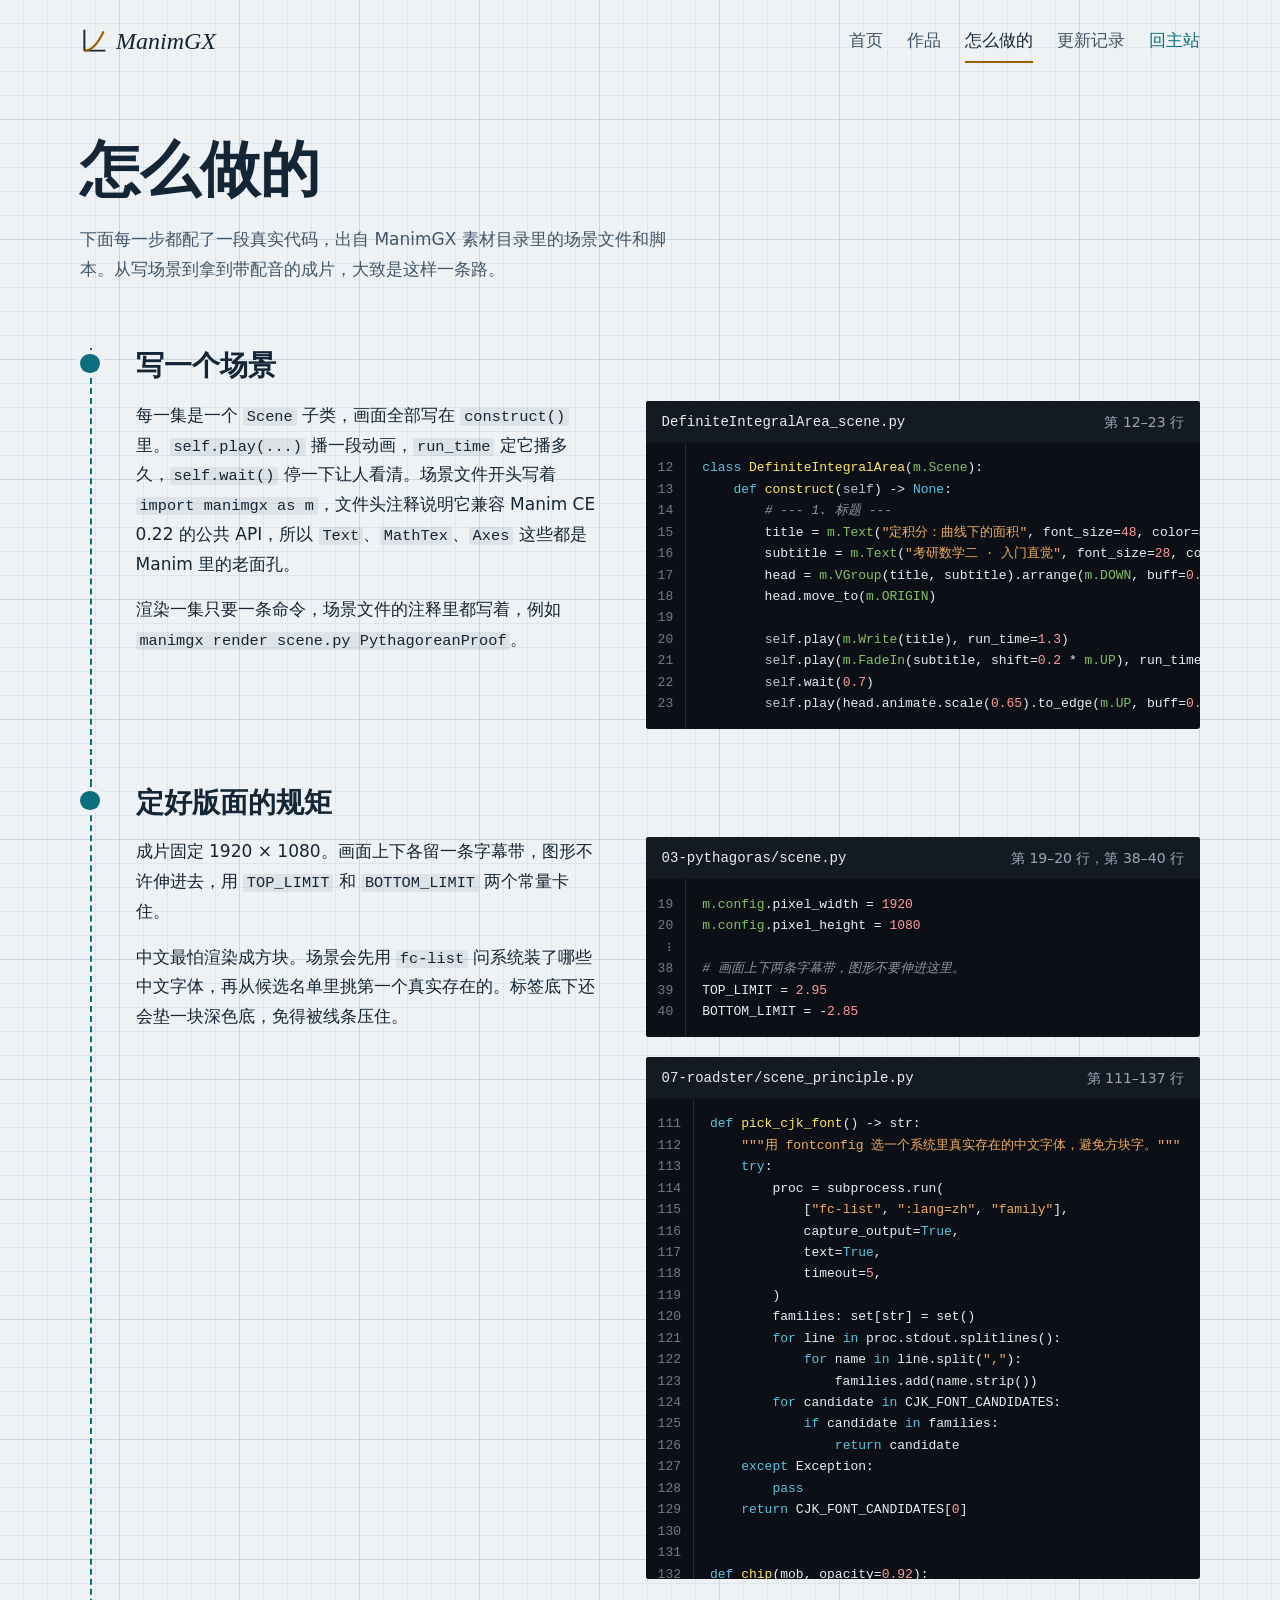
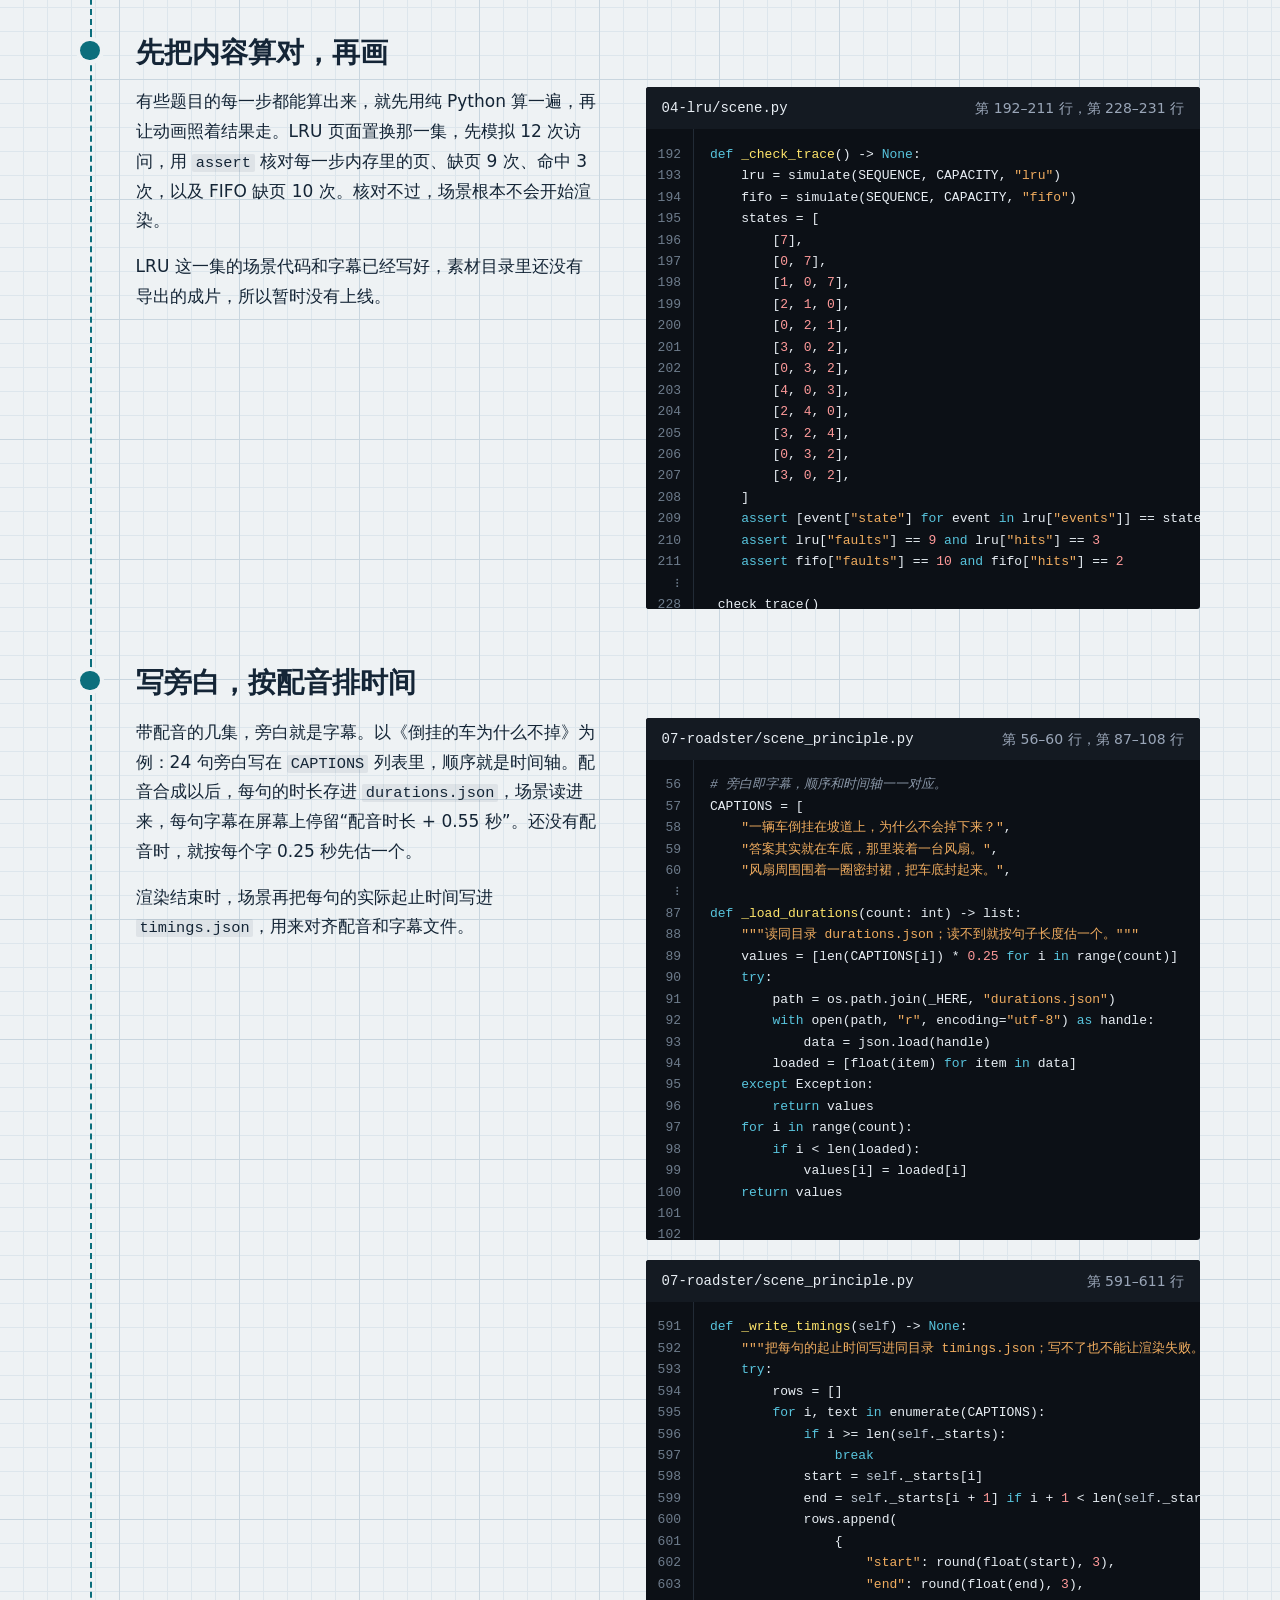
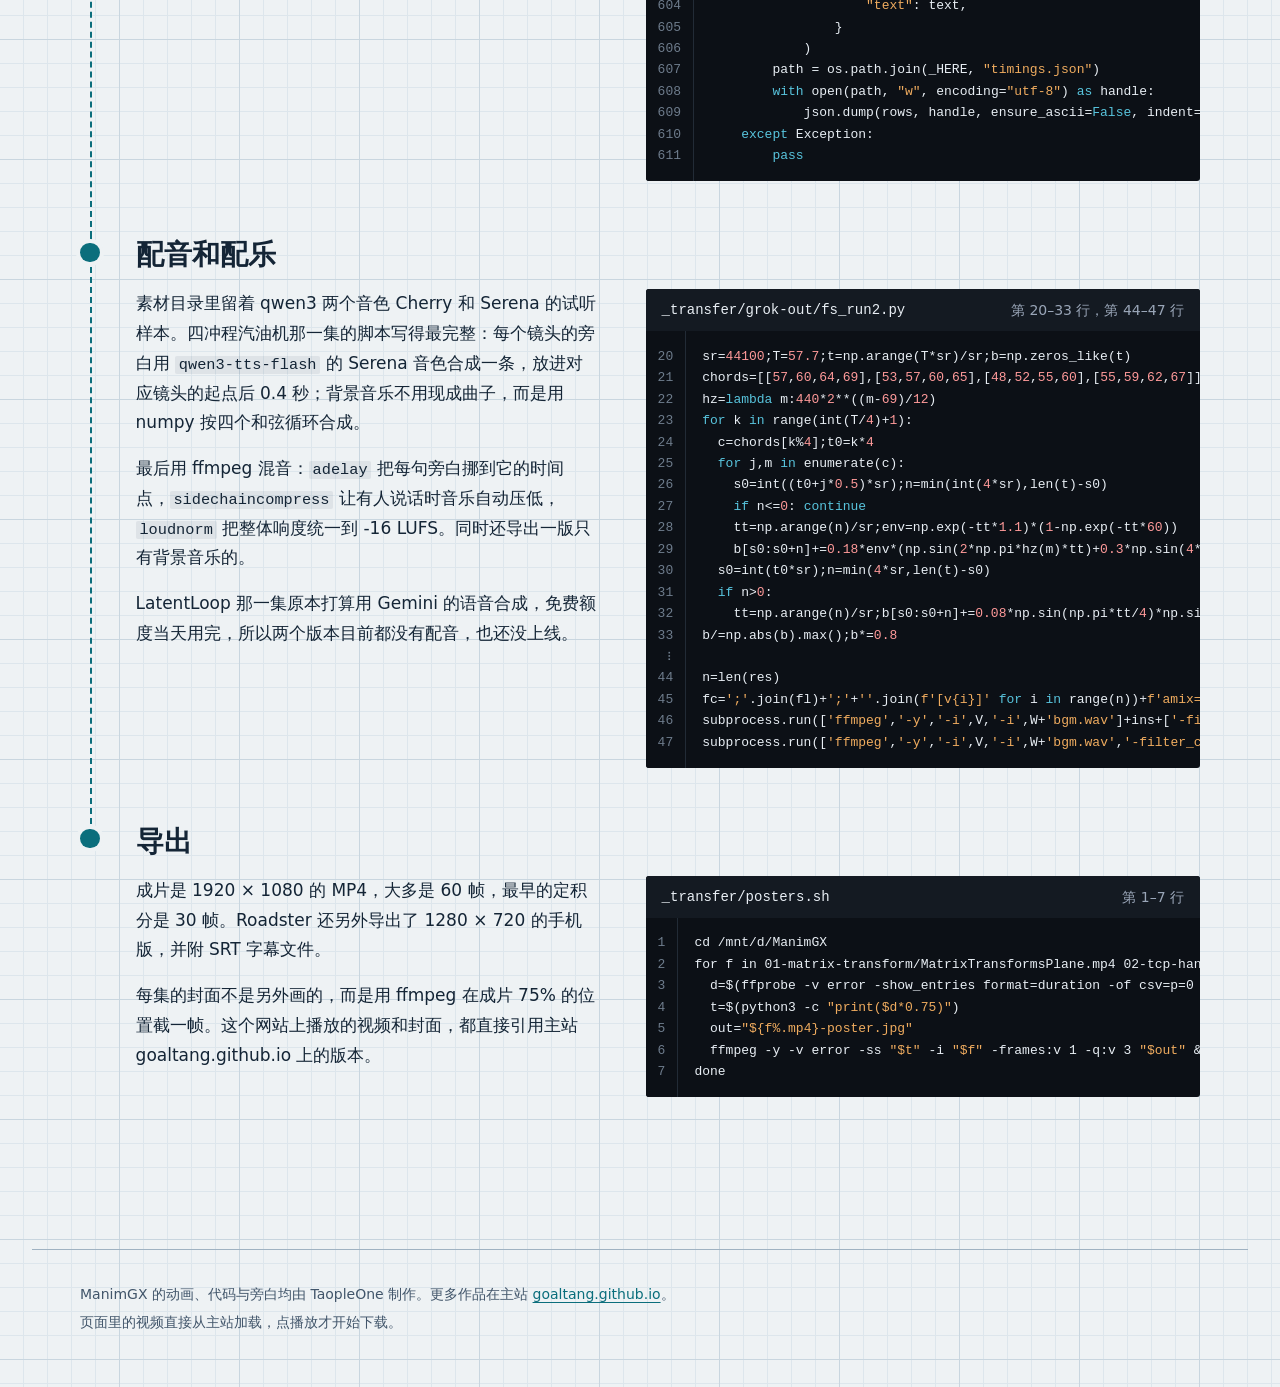
<file: how.html>
<!doctype html>
<html lang="zh-CN">
<head>
<meta charset="utf-8">
<meta name="viewport" content="width=device-width, initial-scale=1">
<title>怎么做的 - ManimGX</title>
<meta name="description" content="ManimGX 的制作流程：Manim 场景代码、旁白与配音、混音和导出，每一步都附真实代码。">
<meta name="author" content="TaopleOne">
<meta name="theme-color" content="#EEF2F4">
<link rel="canonical" href="https://goaltang.github.io/manimgx/how.html">
<meta property="og:type" content="website">
<meta property="og:title" content="怎么做的 - ManimGX">
<meta property="og:description" content="ManimGX 的制作流程：Manim 场景代码、旁白与配音、混音和导出，每一步都附真实代码。">
<meta property="og:url" content="https://goaltang.github.io/manimgx/how.html">
<meta property="og:image" content="https://goaltang.github.io/covers/definite-integral.jpg">
<link rel="icon" href="assets/favicon.svg" type="image/svg+xml">
<link rel="stylesheet" href="assets/style.css">
</head>
<body>
<a class="skip" href="#main">跳到正文</a>
<header class="site-head">
  <a class="brand" href="index.html"><svg class="mark" viewBox="0 0 32 32" aria-hidden="true" focusable="false">
  <path d="M5 27H29M5 27V3" fill="none" stroke="currentColor" stroke-width="2.2"/>
  <path d="M5 27Q17 27 27 5" fill="none" stroke="var(--gold)" stroke-width="2.6"/>
</svg><span>ManimGX</span></a>
  <nav aria-label="站内导航">
    <ul><li><a href="index.html">首页</a></li><li><a href="works.html">作品</a></li><li><a href="how.html" aria-current="page">怎么做的</a></li><li><a href="log.html">更新记录</a></li><li><a class="home-link" href="https://goaltang.github.io/">回主站</a></li></ul>
  </nav>
</header>
<main id="main">
<section class="page-intro">
  <h1>怎么做的</h1>
  <p>下面每一步都配了一段真实代码，出自 ManimGX 素材目录里的场景文件和脚本。从写场景到拿到带配音的成片，大致是这样一条路。</p>
</section>

<ol class="steps">
<li class="step">
  <h2>写一个场景</h2>
  <div class="step-body">
    <div class="prose">
      <p>每一集是一个 <code>Scene</code> 子类，画面全部写在 <code>construct()</code> 里。<code>self.play(...)</code> 播一段动画，<code>run_time</code> 定它播多久，<code>self.wait()</code> 停一下让人看清。场景文件开头写着 <code>import manimgx as m</code>，文件头注释说明它兼容 Manim CE 0.22 的公共 API，所以 <code>Text</code>、<code>MathTex</code>、<code>Axes</code> 这些都是 Manim 里的老面孔。</p>
      <p>渲染一集只要一条命令，场景文件的注释里都写着，例如 <code>manimgx render scene.py PythagoreanProof</code>。</p>
    </div>
    <div class="codes">
    <figure class="code" data-lang="python">
  <figcaption><span class="code-file">DefiniteIntegralArea_scene.py</span><span class="code-range">第 12–23 行</span></figcaption>
  <div class="code-scroll" tabindex="0" role="region" aria-label="定积分场景的开头：DefiniteIntegralArea_scene.py 第 12–23 行">
    <pre class="code-gutter" aria-hidden="true">12
13
14
15
16
17
18
19
20
21
22
23</pre>
    <pre class="code-body"><code><span class="k">class</span> <span class="d">DefiniteIntegralArea</span>(<span class="a">m.Scene</span>):
    <span class="k">def</span> <span class="d">construct</span>(<span class="s-self">self</span>) -&gt; <span class="k">None</span>:
        <span class="c"># --- 1. 标题 ---</span>
        title = <span class="a">m.Text</span>(<span class="s">&quot;定积分：曲线下的面积&quot;</span>, font_size=<span class="n">48</span>, color=<span class="a">m.WHITE</span>)
        subtitle = <span class="a">m.Text</span>(<span class="s">&quot;考研数学二 · 入门直觉&quot;</span>, font_size=<span class="n">28</span>, color=<span class="a">m.GREY_B</span>)
        head = <span class="a">m.VGroup</span>(title, subtitle).arrange(<span class="a">m.DOWN</span>, buff=<span class="n">0.22</span>)
        head.move_to(<span class="a">m.ORIGIN</span>)

        <span class="s-self">self</span>.play(<span class="a">m.Write</span>(title), run_time=<span class="n">1.3</span>)
        <span class="s-self">self</span>.play(<span class="a">m.FadeIn</span>(subtitle, shift=<span class="n">0.2</span> * <span class="a">m.UP</span>), run_time=<span class="n">0.7</span>)
        <span class="s-self">self</span>.wait(<span class="n">0.7</span>)
        <span class="s-self">self</span>.play(head.animate.scale(<span class="n">0.65</span>).to_edge(<span class="a">m.UP</span>, buff=<span class="n">0.18</span>), run_time=<span class="n">0.8</span>)</code></pre>
  </div>
</figure>
    </div>
  </div>
</li>

<li class="step">
  <h2>定好版面的规矩</h2>
  <div class="step-body">
    <div class="prose">
      <p>成片固定 1920 × 1080。画面上下各留一条字幕带，图形不许伸进去，用 <code>TOP_LIMIT</code> 和 <code>BOTTOM_LIMIT</code> 两个常量卡住。</p>
      <p>中文最怕渲染成方块。场景会先用 <code>fc-list</code> 问系统装了哪些中文字体，再从候选名单里挑第一个真实存在的。标签底下还会垫一块深色底，免得被线条压住。</p>
    </div>
    <div class="codes">
    <figure class="code" data-lang="python">
  <figcaption><span class="code-file">03-pythagoras/scene.py</span><span class="code-range">第 19–20 行，第 38–40 行</span></figcaption>
  <div class="code-scroll" tabindex="0" role="region" aria-label="勾股定理场景的版面设置：scene.py 第 19–20 行，第 38–40 行">
    <pre class="code-gutter" aria-hidden="true">19
20
⋮
38
39
40</pre>
    <pre class="code-body"><code><span class="a">m.config</span>.pixel_width = <span class="n">1920</span>
<span class="a">m.config</span>.pixel_height = <span class="n">1080</span>

<span class="c"># 画面上下两条字幕带，图形不要伸进这里。</span>
TOP_LIMIT = <span class="n">2.95</span>
BOTTOM_LIMIT = -<span class="n">2.85</span></code></pre>
  </div>
</figure>
    <figure class="code" data-lang="python">
  <figcaption><span class="code-file">07-roadster/scene_principle.py</span><span class="code-range">第 111–137 行</span></figcaption>
  <div class="code-scroll" tabindex="0" role="region" aria-label="Roadster 场景的字体挑选与标签底色：scene_principle.py 第 111–137 行">
    <pre class="code-gutter" aria-hidden="true">111
112
113
114
115
116
117
118
119
120
121
122
123
124
125
126
127
128
129
130
131
132
133
134
135
136
137</pre>
    <pre class="code-body"><code><span class="k">def</span> <span class="d">pick_cjk_font</span>() -&gt; str:
    <span class="s">&quot;&quot;&quot;用 fontconfig 选一个系统里真实存在的中文字体，避免方块字。&quot;&quot;&quot;</span>
    <span class="k">try</span>:
        proc = subprocess.run(
            [<span class="s">&quot;fc-list&quot;</span>, <span class="s">&quot;:lang=zh&quot;</span>, <span class="s">&quot;family&quot;</span>],
            capture_output=<span class="k">True</span>,
            text=<span class="k">True</span>,
            timeout=<span class="n">5</span>,
        )
        families: set[str] = set()
        <span class="k">for</span> line <span class="k">in</span> proc.stdout.splitlines():
            <span class="k">for</span> name <span class="k">in</span> line.split(<span class="s">&quot;,&quot;</span>):
                families.add(name.strip())
        <span class="k">for</span> candidate <span class="k">in</span> CJK_FONT_CANDIDATES:
            <span class="k">if</span> candidate <span class="k">in</span> families:
                <span class="k">return</span> candidate
    <span class="k">except</span> Exception:
        <span class="k">pass</span>
    <span class="k">return</span> CJK_FONT_CANDIDATES[<span class="n">0</span>]


<span class="k">def</span> <span class="d">chip</span>(mob, opacity=<span class="n">0.92</span>):
    <span class="s">&quot;&quot;&quot;给标签垫一块深色底，避免被线条压住。&quot;&quot;&quot;</span>
    mob.add_background_rectangle(color=<span class="s">&quot;#10141c&quot;</span>, opacity=opacity, buff=<span class="n">0.06</span>)
    mob.set_z_index(<span class="n">8</span>, family=<span class="k">True</span>)
    <span class="k">return</span> mob
</code></pre>
  </div>
</figure>
    </div>
  </div>
</li>

<li class="step">
  <h2>先把内容算对，再画</h2>
  <div class="step-body">
    <div class="prose">
      <p>有些题目的每一步都能算出来，就先用纯 Python 算一遍，再让动画照着结果走。LRU 页面置换那一集，先模拟 12 次访问，用 <code>assert</code> 核对每一步内存里的页、缺页 9 次、命中 3 次，以及 FIFO 缺页 10 次。核对不过，场景根本不会开始渲染。</p>
      <p>LRU 这一集的场景代码和字幕已经写好，素材目录里还没有导出的成片，所以暂时没有上线。</p>
    </div>
    <div class="codes">
    <figure class="code" data-lang="python">
  <figcaption><span class="code-file">04-lru/scene.py</span><span class="code-range">第 192–211 行，第 228–231 行</span></figcaption>
  <div class="code-scroll" tabindex="0" role="region" aria-label="LRU 场景里的模拟与核对：scene.py 第 192–211 行，第 228–231 行">
    <pre class="code-gutter" aria-hidden="true">192
193
194
195
196
197
198
199
200
201
202
203
204
205
206
207
208
209
210
211
⋮
228
229
230
231</pre>
    <pre class="code-body"><code><span class="k">def</span> <span class="d">_check_trace</span>() -&gt; <span class="k">None</span>:
    lru = simulate(SEQUENCE, CAPACITY, <span class="s">&quot;lru&quot;</span>)
    fifo = simulate(SEQUENCE, CAPACITY, <span class="s">&quot;fifo&quot;</span>)
    states = [
        [<span class="n">7</span>],
        [<span class="n">0</span>, <span class="n">7</span>],
        [<span class="n">1</span>, <span class="n">0</span>, <span class="n">7</span>],
        [<span class="n">2</span>, <span class="n">1</span>, <span class="n">0</span>],
        [<span class="n">0</span>, <span class="n">2</span>, <span class="n">1</span>],
        [<span class="n">3</span>, <span class="n">0</span>, <span class="n">2</span>],
        [<span class="n">0</span>, <span class="n">3</span>, <span class="n">2</span>],
        [<span class="n">4</span>, <span class="n">0</span>, <span class="n">3</span>],
        [<span class="n">2</span>, <span class="n">4</span>, <span class="n">0</span>],
        [<span class="n">3</span>, <span class="n">2</span>, <span class="n">4</span>],
        [<span class="n">0</span>, <span class="n">3</span>, <span class="n">2</span>],
        [<span class="n">3</span>, <span class="n">0</span>, <span class="n">2</span>],
    ]
    <span class="k">assert</span> [event[<span class="s">&quot;state&quot;</span>] <span class="k">for</span> event <span class="k">in</span> lru[<span class="s">&quot;events&quot;</span>]] == states
    <span class="k">assert</span> lru[<span class="s">&quot;faults&quot;</span>] == <span class="n">9</span> <span class="k">and</span> lru[<span class="s">&quot;hits&quot;</span>] == <span class="n">3</span>
    <span class="k">assert</span> fifo[<span class="s">&quot;faults&quot;</span>] == <span class="n">10</span> <span class="k">and</span> fifo[<span class="s">&quot;hits&quot;</span>] == <span class="n">2</span>

_check_trace()
LRU = simulate(SEQUENCE, CAPACITY, <span class="s">&quot;lru&quot;</span>)
FIFO = simulate(SEQUENCE, CAPACITY, <span class="s">&quot;fifo&quot;</span>)
CAPTIONS = [describe(i, event) <span class="k">for</span> i, event <span class="k">in</span> enumerate(LRU[<span class="s">&quot;events&quot;</span>])]</code></pre>
  </div>
</figure>
    </div>
  </div>
</li>

<li class="step">
  <h2>写旁白，按配音排时间</h2>
  <div class="step-body">
    <div class="prose">
      <p>带配音的几集，旁白就是字幕。以《倒挂的车为什么不掉》为例：24 句旁白写在 <code>CAPTIONS</code> 列表里，顺序就是时间轴。配音合成以后，每句的时长存进 <code>durations.json</code>，场景读进来，每句字幕在屏幕上停留“配音时长 + 0.55 秒”。还没有配音时，就按每个字 0.25 秒先估一个。</p>
      <p>渲染结束时，场景再把每句的实际起止时间写进 <code>timings.json</code>，用来对齐配音和字幕文件。</p>
    </div>
    <div class="codes">
    <figure class="code" data-lang="python">
  <figcaption><span class="code-file">07-roadster/scene_principle.py</span><span class="code-range">第 56–60 行，第 87–108 行</span></figcaption>
  <div class="code-scroll" tabindex="0" role="region" aria-label="Roadster 场景的旁白列表与停留时间：scene_principle.py 第 56–60 行，第 87–108 行">
    <pre class="code-gutter" aria-hidden="true">56
57
58
59
60
⋮
87
88
89
90
91
92
93
94
95
96
97
98
99
100
101
102
103
104
105
106
107
108</pre>
    <pre class="code-body"><code><span class="c"># 旁白即字幕，顺序和时间轴一一对应。</span>
CAPTIONS = [
    <span class="s">&quot;一辆车倒挂在坡道上，为什么不会掉下来？&quot;</span>,
    <span class="s">&quot;答案其实就在车底，那里装着一台风扇。&quot;</span>,
    <span class="s">&quot;风扇周围围着一圈密封裙，把车底封起来。&quot;</span>,

<span class="k">def</span> <span class="d">_load_durations</span>(count: int) -&gt; list:
    <span class="s">&quot;&quot;&quot;读同目录 durations.json；读不到就按句子长度估一个。&quot;&quot;&quot;</span>
    values = [len(CAPTIONS[i]) * <span class="n">0.25</span> <span class="k">for</span> i <span class="k">in</span> range(count)]
    <span class="k">try</span>:
        path = os.path.join(_HERE, <span class="s">&quot;durations.json&quot;</span>)
        <span class="k">with</span> open(path, <span class="s">&quot;r&quot;</span>, encoding=<span class="s">&quot;utf-8&quot;</span>) <span class="k">as</span> handle:
            data = json.load(handle)
        loaded = [float(item) <span class="k">for</span> item <span class="k">in</span> data]
    <span class="k">except</span> Exception:
        <span class="k">return</span> values
    <span class="k">for</span> i <span class="k">in</span> range(count):
        <span class="k">if</span> i &lt; len(loaded):
            values[i] = loaded[i]
    <span class="k">return</span> values


DURATIONS = _load_durations(len(CAPTIONS))


<span class="k">def</span> <span class="d">slot</span>(index: int) -&gt; float:
    <span class="s">&quot;&quot;&quot;第 index 句字幕的停留时间：配音时长 + 0.55 秒余量。&quot;&quot;&quot;</span>
    <span class="k">return</span> DURATIONS[index] + <span class="n">0.55</span></code></pre>
  </div>
</figure>
    <figure class="code" data-lang="python">
  <figcaption><span class="code-file">07-roadster/scene_principle.py</span><span class="code-range">第 591–611 行</span></figcaption>
  <div class="code-scroll" tabindex="0" role="region" aria-label="Roadster 场景写出每句起止时间：scene_principle.py 第 591–611 行">
    <pre class="code-gutter" aria-hidden="true">591
592
593
594
595
596
597
598
599
600
601
602
603
604
605
606
607
608
609
610
611</pre>
    <pre class="code-body"><code><span class="k">def</span> <span class="d">_write_timings</span>(<span class="s-self">self</span>) -&gt; <span class="k">None</span>:
    <span class="s">&quot;&quot;&quot;把每句的起止时间写进同目录 timings.json；写不了也不能让渲染失败。&quot;&quot;&quot;</span>
    <span class="k">try</span>:
        rows = []
        <span class="k">for</span> i, text <span class="k">in</span> enumerate(CAPTIONS):
            <span class="k">if</span> i &gt;= len(<span class="s-self">self</span>._starts):
                <span class="k">break</span>
            start = <span class="s-self">self</span>._starts[i]
            end = <span class="s-self">self</span>._starts[i + <span class="n">1</span>] <span class="k">if</span> i + <span class="n">1</span> &lt; len(<span class="s-self">self</span>._starts) <span class="k">else</span> <span class="s-self">self</span>._now()
            rows.append(
                {
                    <span class="s">&quot;start&quot;</span>: round(float(start), <span class="n">3</span>),
                    <span class="s">&quot;end&quot;</span>: round(float(end), <span class="n">3</span>),
                    <span class="s">&quot;text&quot;</span>: text,
                }
            )
        path = os.path.join(_HERE, <span class="s">&quot;timings.json&quot;</span>)
        <span class="k">with</span> open(path, <span class="s">&quot;w&quot;</span>, encoding=<span class="s">&quot;utf-8&quot;</span>) <span class="k">as</span> handle:
            json.dump(rows, handle, ensure_ascii=<span class="k">False</span>, indent=<span class="n">1</span>)
    <span class="k">except</span> Exception:
        <span class="k">pass</span></code></pre>
  </div>
</figure>
    </div>
  </div>
</li>

<li class="step">
  <h2>配音和配乐</h2>
  <div class="step-body">
    <div class="prose">
      <p>素材目录里留着 qwen3 两个音色 Cherry 和 Serena 的试听样本。四冲程汽油机那一集的脚本写得最完整：每个镜头的旁白用 <code>qwen3-tts-flash</code> 的 Serena 音色合成一条，放进对应镜头的起点后 0.4 秒；背景音乐不用现成曲子，而是用 numpy 按四个和弦循环合成。</p>
      <p>最后用 ffmpeg 混音：<code>adelay</code> 把每句旁白挪到它的时间点，<code>sidechaincompress</code> 让有人说话时音乐自动压低，<code>loudnorm</code> 把整体响度统一到 -16 LUFS。同时还导出一版只有背景音乐的。</p>
      <p>LatentLoop 那一集原本打算用 Gemini 的语音合成，免费额度当天用完，所以两个版本目前都没有配音，也还没上线。</p>
    </div>
    <div class="codes">
    <figure class="code" data-lang="python">
  <figcaption><span class="code-file">_transfer/grok-out/fs_run2.py</span><span class="code-range">第 20–33 行，第 44–47 行</span></figcaption>
  <div class="code-scroll" tabindex="0" role="region" aria-label="四冲程的背景音乐与混音：fs_run2.py 第 20–33 行，第 44–47 行">
    <pre class="code-gutter" aria-hidden="true">20
21
22
23
24
25
26
27
28
29
30
31
32
33
⋮
44
45
46
47</pre>
    <pre class="code-body"><code>sr=<span class="n">44100</span>;T=<span class="n">57.7</span>;t=np.arange(T*sr)/sr;b=np.zeros_like(t)
chords=[[<span class="n">57</span>,<span class="n">60</span>,<span class="n">64</span>,<span class="n">69</span>],[<span class="n">53</span>,<span class="n">57</span>,<span class="n">60</span>,<span class="n">65</span>],[<span class="n">48</span>,<span class="n">52</span>,<span class="n">55</span>,<span class="n">60</span>],[<span class="n">55</span>,<span class="n">59</span>,<span class="n">62</span>,<span class="n">67</span>]]
hz=<span class="k">lambda</span> m:<span class="n">440</span>*<span class="n">2</span>**((m-<span class="n">69</span>)/<span class="n">12</span>)
<span class="k">for</span> k <span class="k">in</span> range(int(T/<span class="n">4</span>)+<span class="n">1</span>):
  c=chords[k%<span class="n">4</span>];t0=k*<span class="n">4</span>
  <span class="k">for</span> j,m <span class="k">in</span> enumerate(c):
    s0=int((t0+j*<span class="n">0.5</span>)*sr);n=min(int(<span class="n">4</span>*sr),len(t)-s0)
    <span class="k">if</span> n&lt;=<span class="n">0</span>: <span class="k">continue</span>
    tt=np.arange(n)/sr;env=np.exp(-tt*<span class="n">1.1</span>)*(<span class="n">1</span>-np.exp(-tt*<span class="n">60</span>))
    b[s0:s0+n]+=<span class="n">0.18</span>*env*(np.sin(<span class="n">2</span>*np.pi*hz(m)*tt)+<span class="n">0.3</span>*np.sin(<span class="n">4</span>*np.pi*hz(m)*tt))
  s0=int(t0*sr);n=min(<span class="n">4</span>*sr,len(t)-s0)
  <span class="k">if</span> n&gt;<span class="n">0</span>:
    tt=np.arange(n)/sr;b[s0:s0+n]+=<span class="n">0.08</span>*np.sin(np.pi*tt/<span class="n">4</span>)*np.sin(<span class="n">2</span>*np.pi*hz(c[<span class="n">0</span>]-<span class="n">12</span>)*tt)
b/=np.abs(b).max();b*=<span class="n">0.8</span>

n=len(res)
fc=<span class="s">&#x27;;&#x27;</span>.join(fl)+<span class="s">&#x27;;&#x27;</span>+<span class="s">&#x27;&#x27;</span>.join(<span class="s">f&#x27;[v{i}]&#x27;</span> <span class="k">for</span> i <span class="k">in</span> range(n))+<span class="s">f&#x27;amix=inputs={n}:normalize=0,apad,atrim=0:57.7,asplit[vo][sc];[1:a]volume=-14dB,afade=t=in:d=2,afade=t=out:st=54.7:d=3[bg];[bg][sc]sidechaincompress=threshold=0.03:ratio=4:attack=50:release=600[bgd];[vo][bgd]amix=inputs=2:normalize=0,loudnorm=I=-16:TP=-1.5,aresample=44100[a]&#x27;</span>
subprocess.run([<span class="s">&#x27;ffmpeg&#x27;</span>,<span class="s">&#x27;-y&#x27;</span>,<span class="s">&#x27;-i&#x27;</span>,V,<span class="s">&#x27;-i&#x27;</span>,W+<span class="s">&#x27;bgm.wav&#x27;</span>]+ins+[<span class="s">&#x27;-filter_complex&#x27;</span>,fc,<span class="s">&#x27;-map&#x27;</span>,<span class="s">&#x27;0:v&#x27;</span>,<span class="s">&#x27;-map&#x27;</span>,<span class="s">&#x27;[a]&#x27;</span>,<span class="s">&#x27;-c:v&#x27;</span>,<span class="s">&#x27;copy&#x27;</span>,<span class="s">&#x27;-c:a&#x27;</span>,<span class="s">&#x27;aac&#x27;</span>,<span class="s">&#x27;-b:a&#x27;</span>,<span class="s">&#x27;192k&#x27;</span>,OUT+<span class="s">&#x27;four-stroke_voiced.mp4&#x27;</span>],check=<span class="k">True</span>,capture_output=<span class="k">True</span>)
subprocess.run([<span class="s">&#x27;ffmpeg&#x27;</span>,<span class="s">&#x27;-y&#x27;</span>,<span class="s">&#x27;-i&#x27;</span>,V,<span class="s">&#x27;-i&#x27;</span>,W+<span class="s">&#x27;bgm.wav&#x27;</span>,<span class="s">&#x27;-filter_complex&#x27;</span>,<span class="s">&#x27;[1:a]volume=-8dB,afade=t=in:d=2,afade=t=out:st=54.7:d=3[a]&#x27;</span>,<span class="s">&#x27;-map&#x27;</span>,<span class="s">&#x27;0:v&#x27;</span>,<span class="s">&#x27;-map&#x27;</span>,<span class="s">&#x27;[a]&#x27;</span>,<span class="s">&#x27;-c:v&#x27;</span>,<span class="s">&#x27;copy&#x27;</span>,<span class="s">&#x27;-c:a&#x27;</span>,<span class="s">&#x27;aac&#x27;</span>,<span class="s">&#x27;-b:a&#x27;</span>,<span class="s">&#x27;192k&#x27;</span>,OUT+<span class="s">&#x27;four-stroke_bgm.mp4&#x27;</span>],check=<span class="k">True</span>,capture_output=<span class="k">True</span>)</code></pre>
  </div>
</figure>
    </div>
  </div>
</li>

<li class="step">
  <h2>导出</h2>
  <div class="step-body">
    <div class="prose">
      <p>成片是 1920 × 1080 的 MP4，大多是 60 帧，最早的定积分是 30 帧。Roadster 还另外导出了 1280 × 720 的手机版，并附 SRT 字幕文件。</p>
      <p>每集的封面不是另外画的，而是用 ffmpeg 在成片 75% 的位置截一帧。这个网站上播放的视频和封面，都直接引用主站 goaltang.github.io 上的版本。</p>
    </div>
    <div class="codes">
    <figure class="code" data-lang="shell">
  <figcaption><span class="code-file">_transfer/posters.sh</span><span class="code-range">第 1–7 行</span></figcaption>
  <div class="code-scroll" tabindex="0" role="region" aria-label="截封面的脚本：posters.sh 第 1–7 行">
    <pre class="code-gutter" aria-hidden="true">1
2
3
4
5
6
7</pre>
    <pre class="code-body"><code>cd /mnt/d/ManimGX
for f in 01-matrix-transform/MatrixTransformsPlane.mp4 02-tcp-handshake/TcpThreeWayHandshake.mp4 03-pythagoras/PythagoreanProof.mp4 05-projectile/ProjectileMotion.mp4 07-roadster/RoadsterPrinciple_voiced.mp4 08-dong-joint/DongForceTransfer.mp4 09-four-stroke/four-stroke_voiced.mp4 DefiniteIntegralArea.mp4; do
  d=$(ffprobe -v error -show_entries format=duration -of csv=p=0 <span class="s">&quot;$f&quot;</span>)
  t=$(python3 -c <span class="s">&quot;print($d*0.75)&quot;</span>)
  out=<span class="s">&quot;${f%.mp4}-poster.jpg&quot;</span>
  ffmpeg -y -v error -ss <span class="s">&quot;$t&quot;</span> -i <span class="s">&quot;$f&quot;</span> -frames:v 1 -q:v 3 <span class="s">&quot;$out&quot;</span> &amp;&amp; echo <span class="s">&quot;$out&quot;</span>
done</code></pre>
  </div>
</figure>
    </div>
  </div>
</li>
</ol>
</main>
<footer class="site-foot">
  <p>ManimGX 的动画、代码与旁白均由 TaopleOne 制作。更多作品在主站 <a href="https://goaltang.github.io/">goaltang.github.io</a>。</p>
  <p class="foot-small">页面里的视频直接从主站加载，点播放才开始下载。</p>
</footer>
<script src="assets/site.js" defer></script>
</body>
</html>
</file>
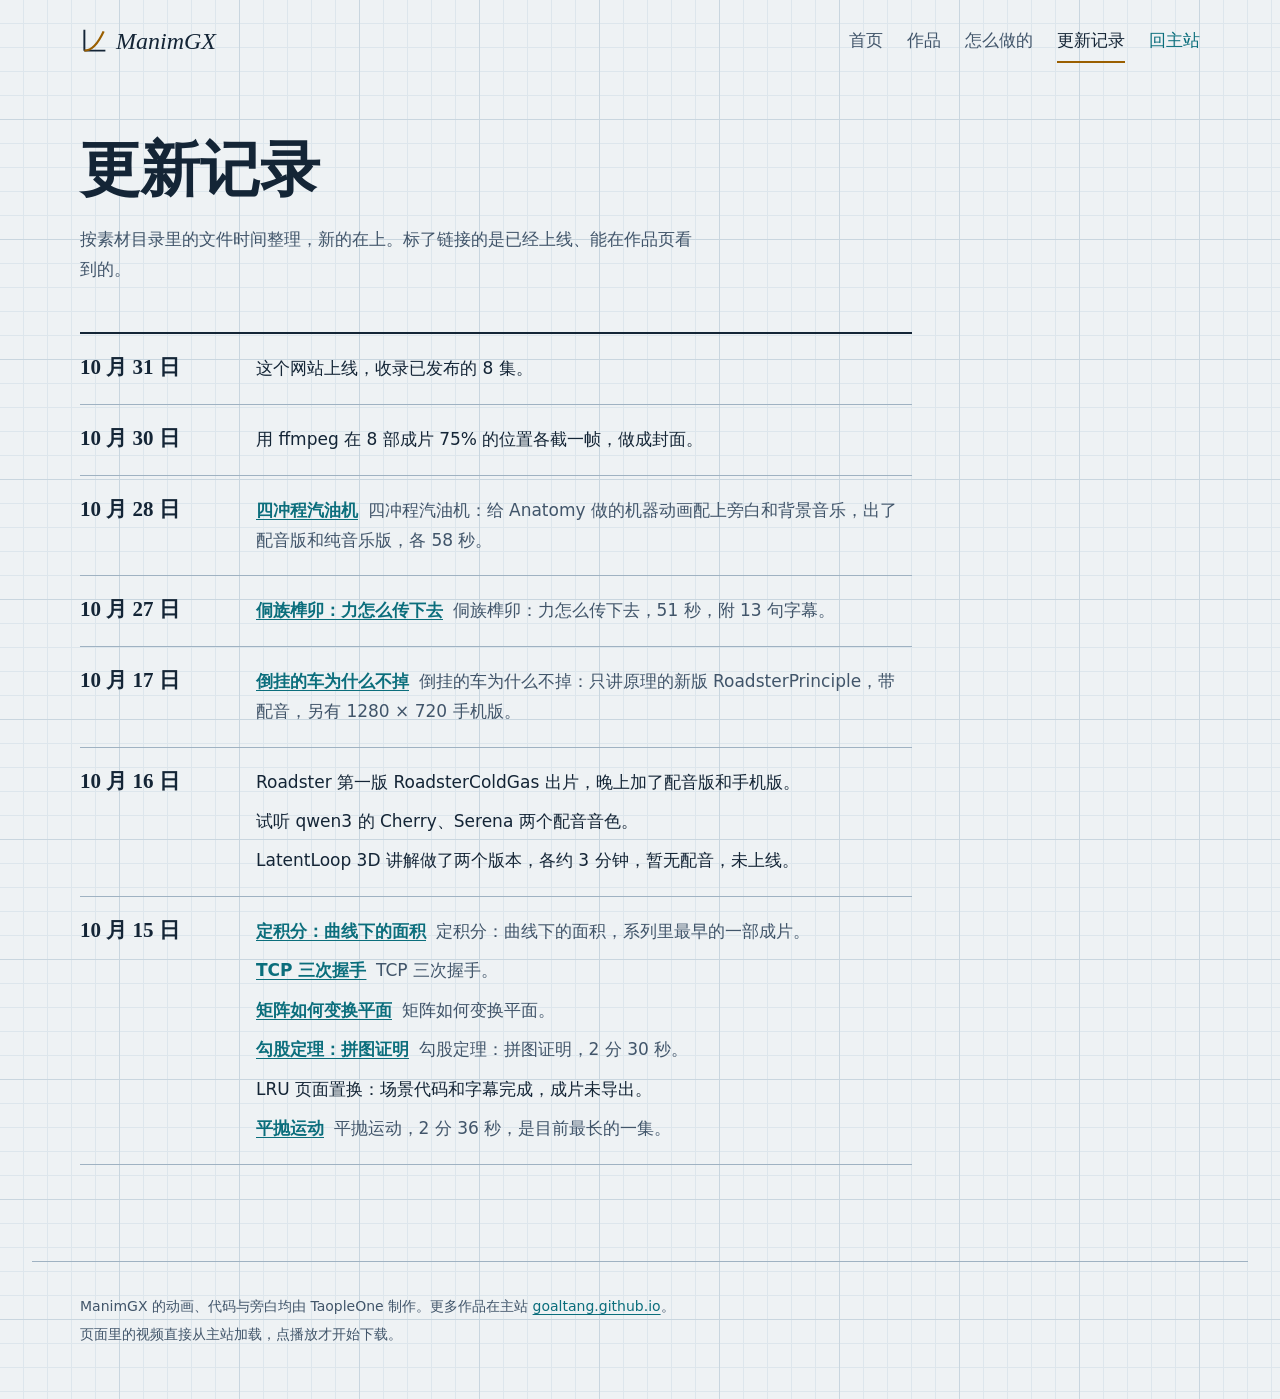
<file: log.html>
<!doctype html>
<html lang="zh-CN">
<head>
<meta charset="utf-8">
<meta name="viewport" content="width=device-width, initial-scale=1">
<title>更新记录 - ManimGX</title>
<meta name="description" content="ManimGX 更新记录：按素材目录的文件时间整理的每一集完成日期。">
<meta name="author" content="TaopleOne">
<meta name="theme-color" content="#EEF2F4">
<link rel="canonical" href="https://goaltang.github.io/manimgx/log.html">
<meta property="og:type" content="website">
<meta property="og:title" content="更新记录 - ManimGX">
<meta property="og:description" content="ManimGX 更新记录：按素材目录的文件时间整理的每一集完成日期。">
<meta property="og:url" content="https://goaltang.github.io/manimgx/log.html">
<meta property="og:image" content="https://goaltang.github.io/covers/definite-integral.jpg">
<link rel="icon" href="assets/favicon.svg" type="image/svg+xml">
<link rel="stylesheet" href="assets/style.css">
</head>
<body>
<a class="skip" href="#main">跳到正文</a>
<header class="site-head">
  <a class="brand" href="index.html"><svg class="mark" viewBox="0 0 32 32" aria-hidden="true" focusable="false">
  <path d="M5 27H29M5 27V3" fill="none" stroke="currentColor" stroke-width="2.2"/>
  <path d="M5 27Q17 27 27 5" fill="none" stroke="var(--gold)" stroke-width="2.6"/>
</svg><span>ManimGX</span></a>
  <nav aria-label="站内导航">
    <ul><li><a href="index.html">首页</a></li><li><a href="works.html">作品</a></li><li><a href="how.html">怎么做的</a></li><li><a href="log.html" aria-current="page">更新记录</a></li><li><a class="home-link" href="https://goaltang.github.io/">回主站</a></li></ul>
  </nav>
</header>
<main id="main">
<section class="page-intro">
  <h1>更新记录</h1>
  <p>按素材目录里的文件时间整理，新的在上。标了链接的是已经上线、能在作品页看到的。</p>
</section>
<ol class="log" reversed>
<li class="day">
  <h2><time datetime="2026-10-31">10 月 31 日</time></h2>
  <ul><li class="plain"><span>这个网站上线，收录已发布的 8 集。</span></li></ul>
</li><li class="day">
  <h2><time datetime="2026-10-30">10 月 30 日</time></h2>
  <ul><li class="plain"><span>用 ffmpeg 在 8 部成片 75% 的位置各截一帧，做成封面。</span></li></ul>
</li><li class="day">
  <h2><time datetime="2026-10-28">10 月 28 日</time></h2>
  <ul><li><a href="works.html#four-stroke">四冲程汽油机</a><span>四冲程汽油机：给 Anatomy 做的机器动画配上旁白和背景音乐，出了配音版和纯音乐版，各 58 秒。</span></li></ul>
</li><li class="day">
  <h2><time datetime="2026-10-27">10 月 27 日</time></h2>
  <ul><li><a href="works.html#dong-force">侗族榫卯：力怎么传下去</a><span>侗族榫卯：力怎么传下去，51 秒，附 13 句字幕。</span></li></ul>
</li><li class="day">
  <h2><time datetime="2026-10-17">10 月 17 日</time></h2>
  <ul><li><a href="works.html#roadster">倒挂的车为什么不掉</a><span>倒挂的车为什么不掉：只讲原理的新版 RoadsterPrinciple，带配音，另有 1280 × 720 手机版。</span></li></ul>
</li><li class="day">
  <h2><time datetime="2026-10-16">10 月 16 日</time></h2>
  <ul><li class="plain"><span>Roadster 第一版 RoadsterColdGas 出片，晚上加了配音版和手机版。</span></li><li class="plain"><span>试听 qwen3 的 Cherry、Serena 两个配音音色。</span></li><li class="plain"><span>LatentLoop 3D 讲解做了两个版本，各约 3 分钟，暂无配音，未上线。</span></li></ul>
</li><li class="day">
  <h2><time datetime="2026-10-15">10 月 15 日</time></h2>
  <ul><li><a href="works.html#definite-integral">定积分：曲线下的面积</a><span>定积分：曲线下的面积，系列里最早的一部成片。</span></li><li><a href="works.html#tcp-handshake">TCP 三次握手</a><span>TCP 三次握手。</span></li><li><a href="works.html#matrix-transform">矩阵如何变换平面</a><span>矩阵如何变换平面。</span></li><li><a href="works.html#pythagoras">勾股定理：拼图证明</a><span>勾股定理：拼图证明，2 分 30 秒。</span></li><li class="plain"><span>LRU 页面置换：场景代码和字幕完成，成片未导出。</span></li><li><a href="works.html#projectile">平抛运动</a><span>平抛运动，2 分 36 秒，是目前最长的一集。</span></li></ul>
</li>
</ol>
</main>
<footer class="site-foot">
  <p>ManimGX 的动画、代码与旁白均由 TaopleOne 制作。更多作品在主站 <a href="https://goaltang.github.io/">goaltang.github.io</a>。</p>
  <p class="foot-small">页面里的视频直接从主站加载，点播放才开始下载。</p>
</footer>
<script src="assets/site.js" defer></script>
</body>
</html>
</file>
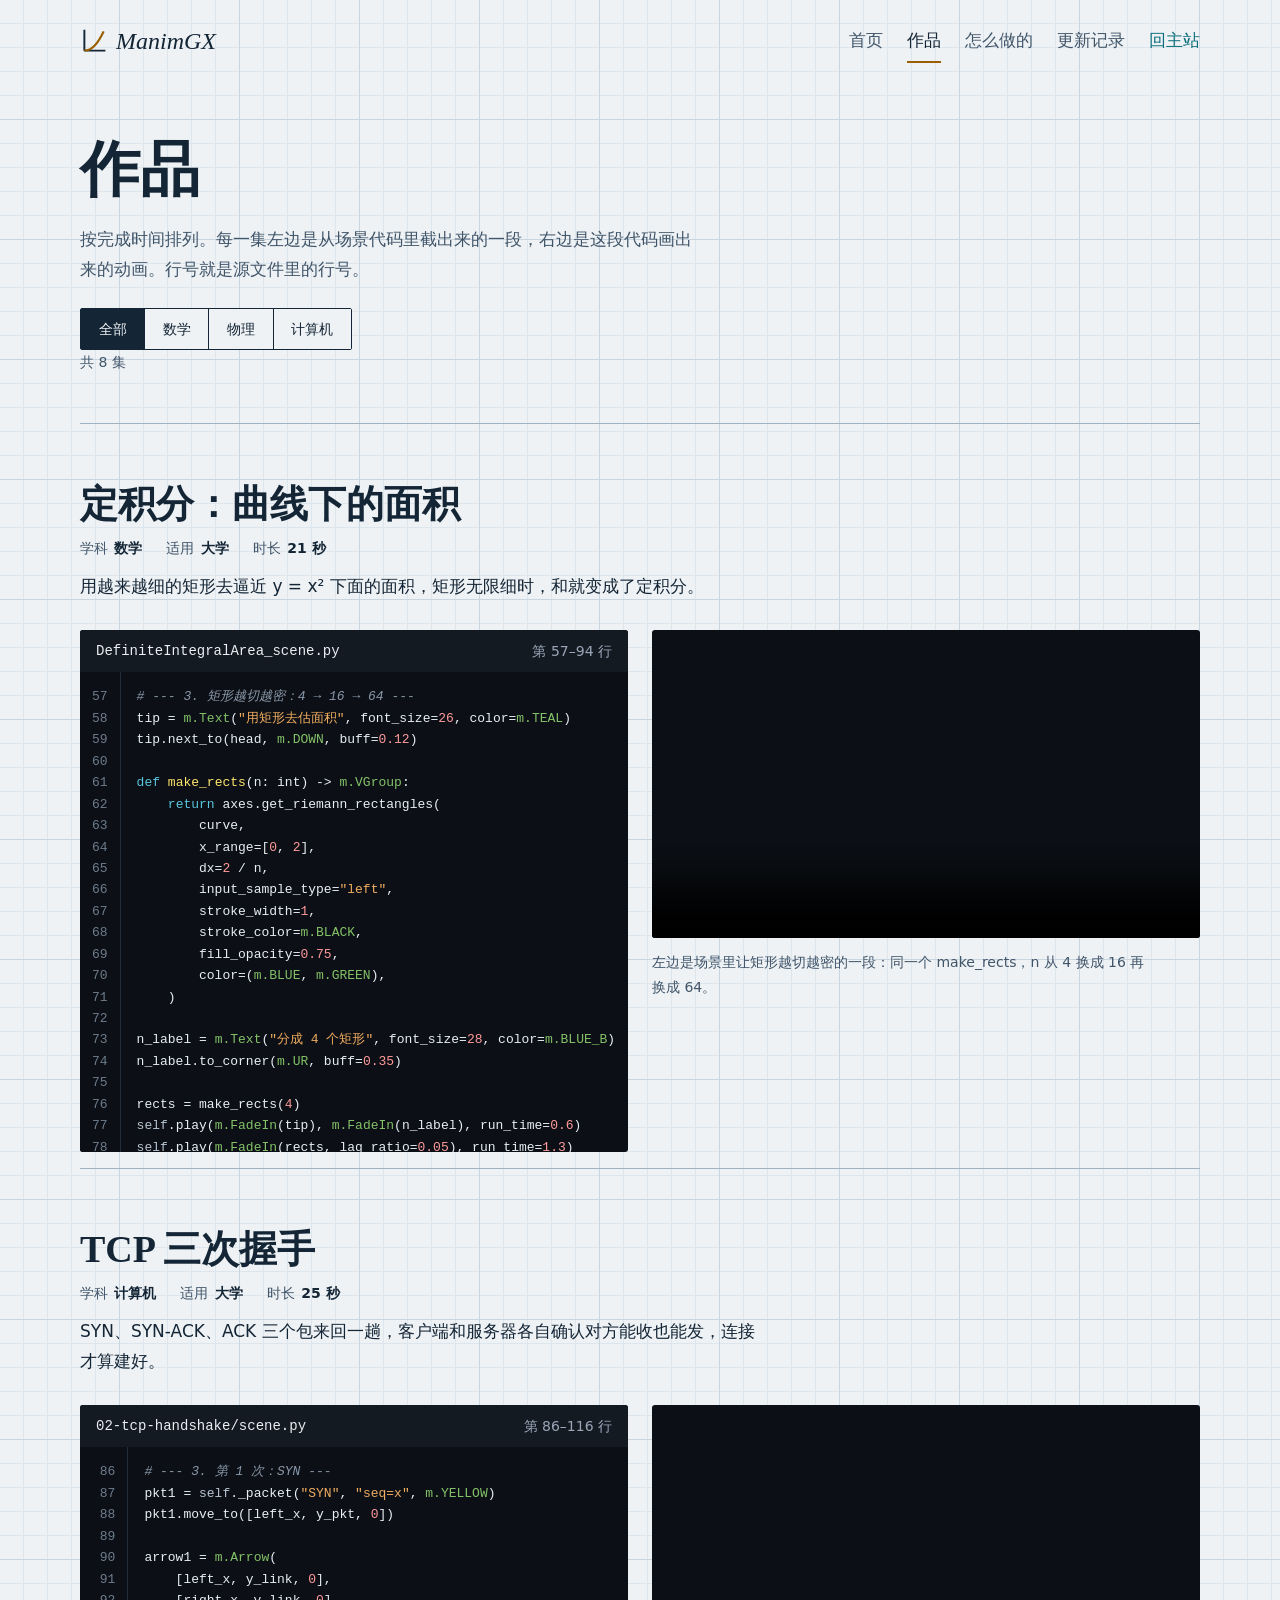
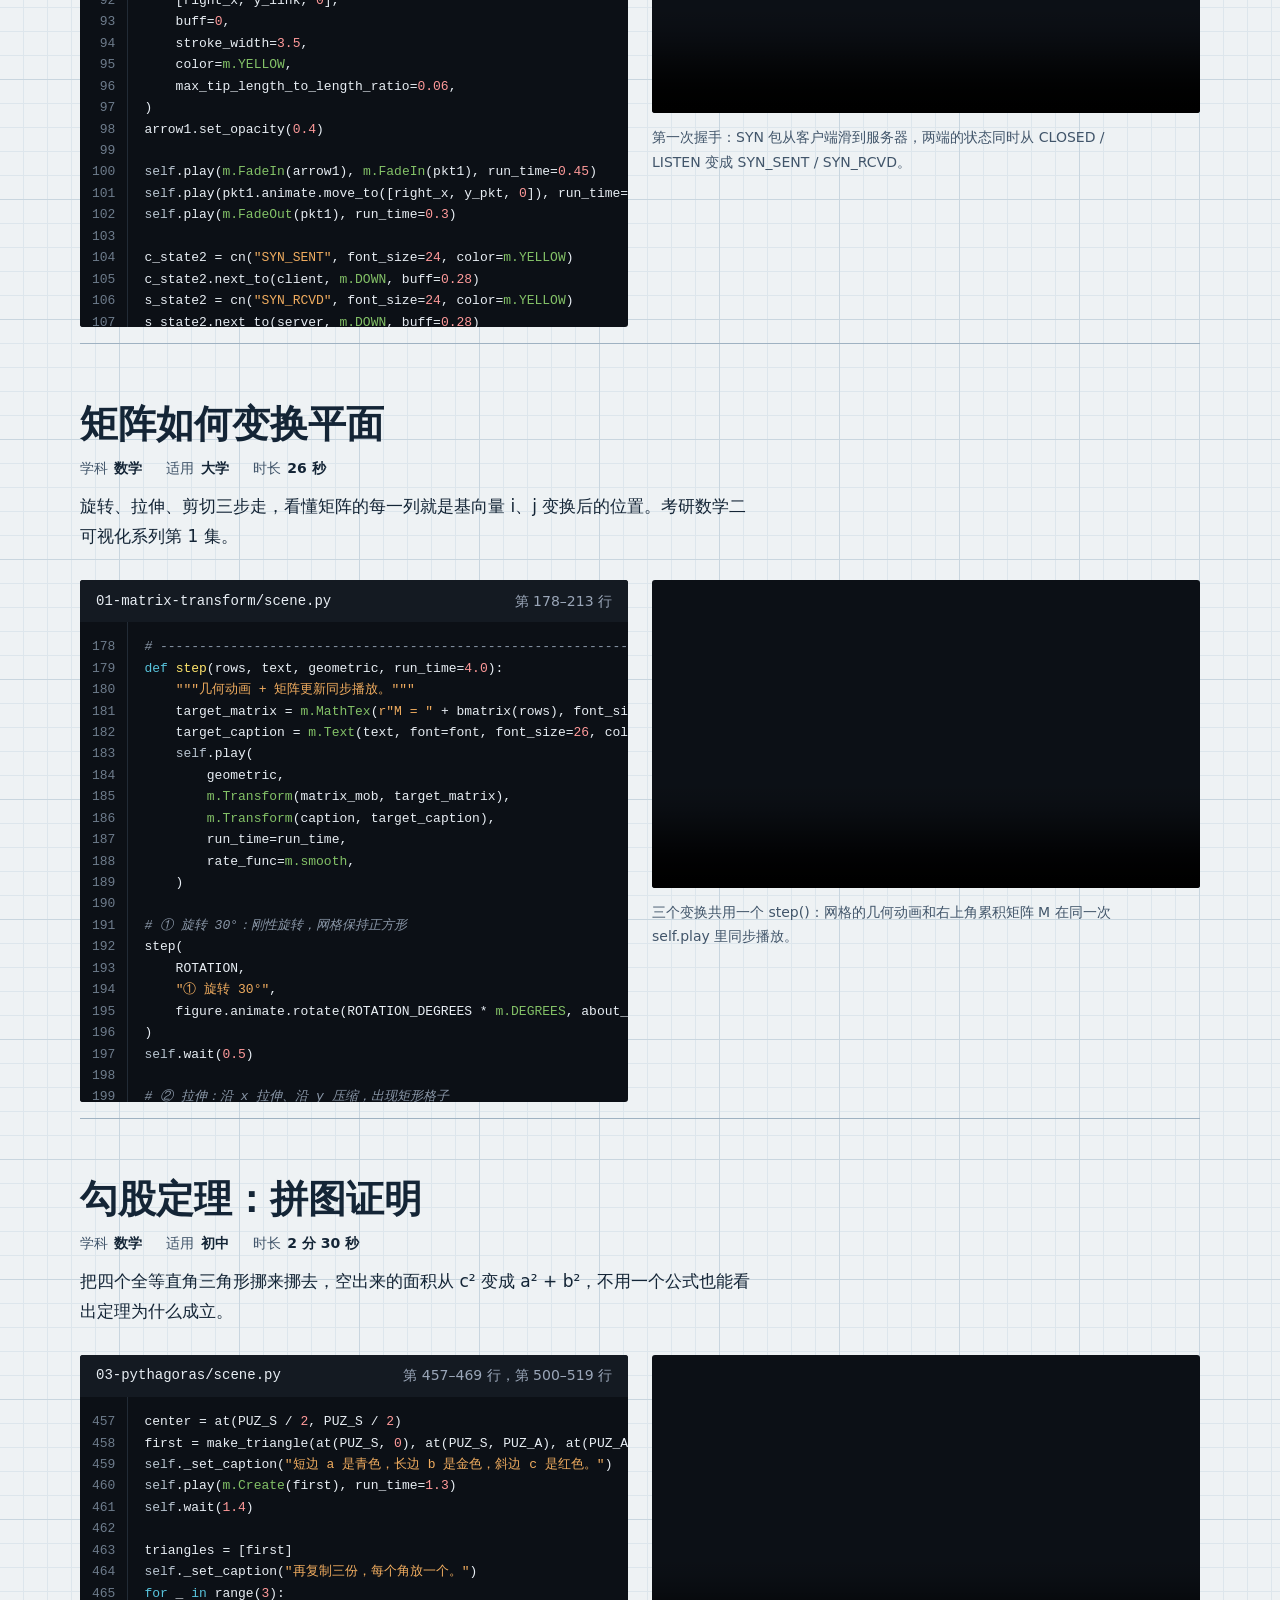
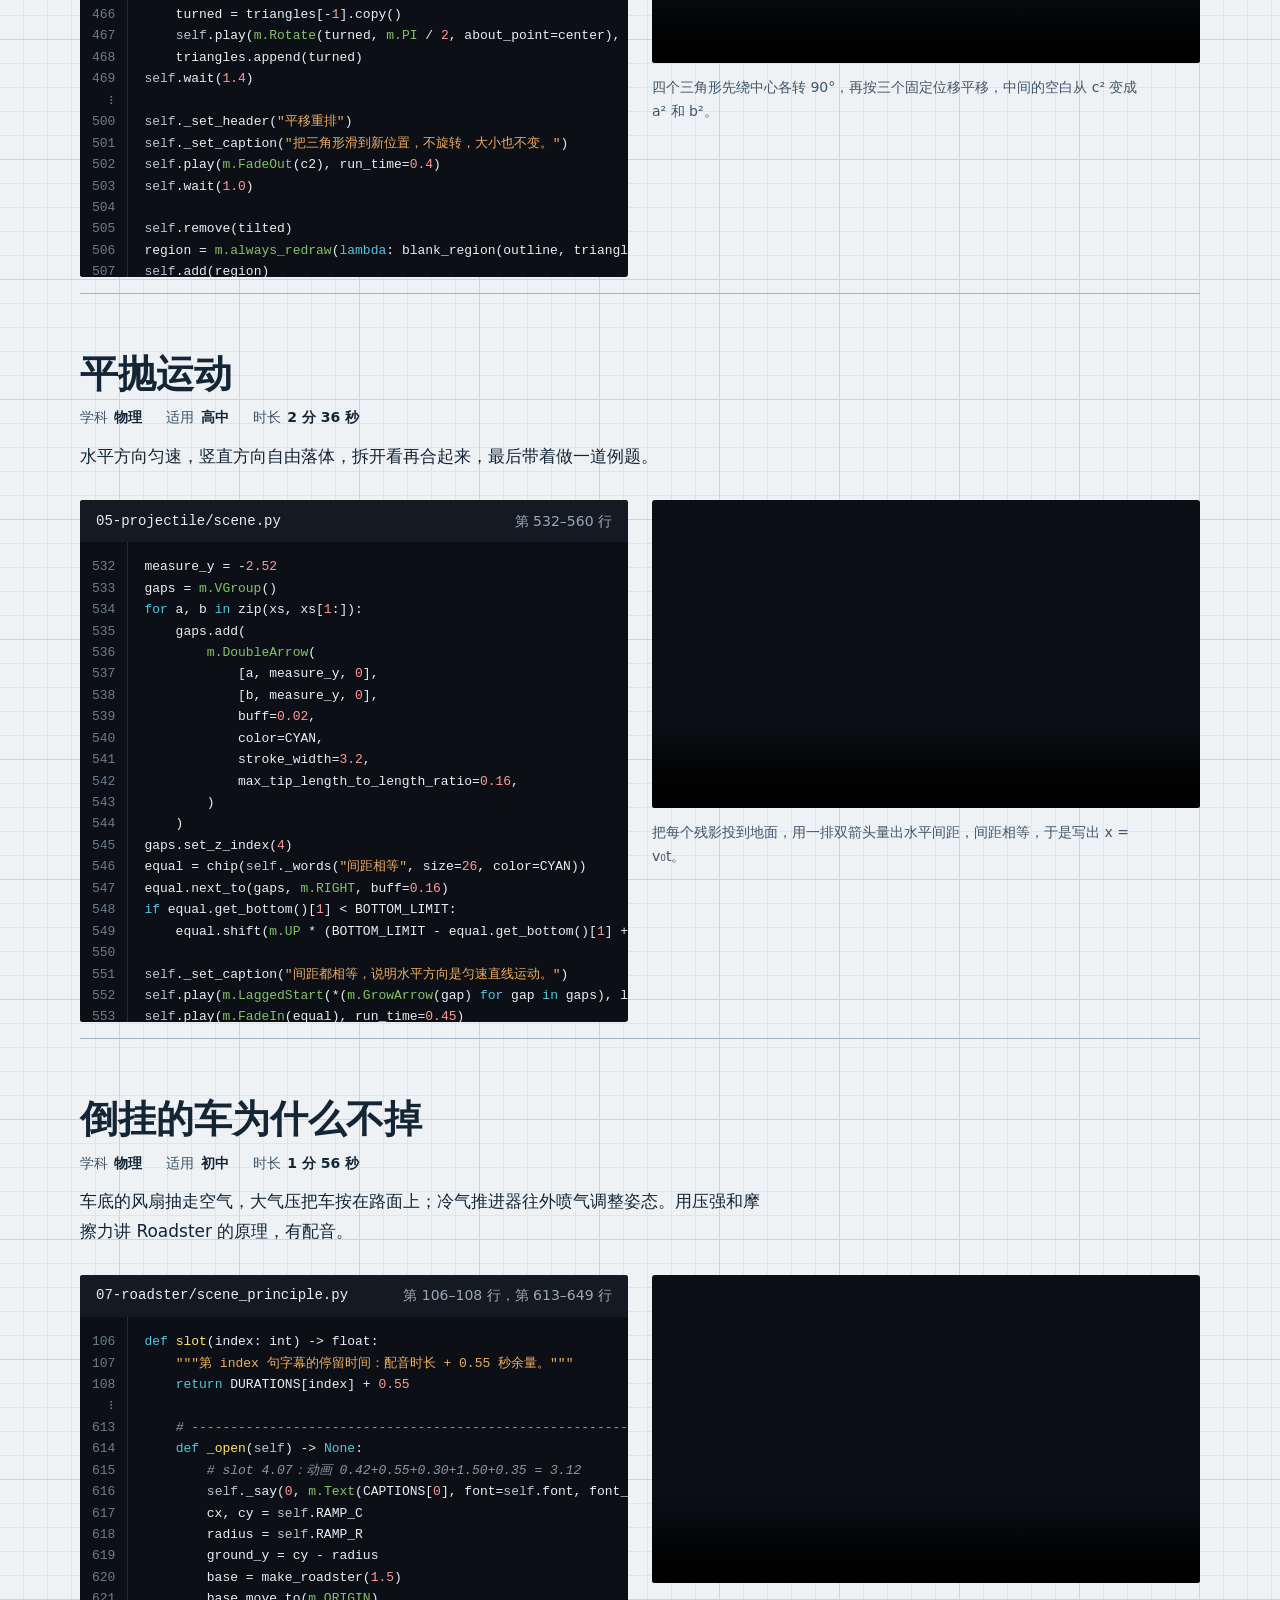
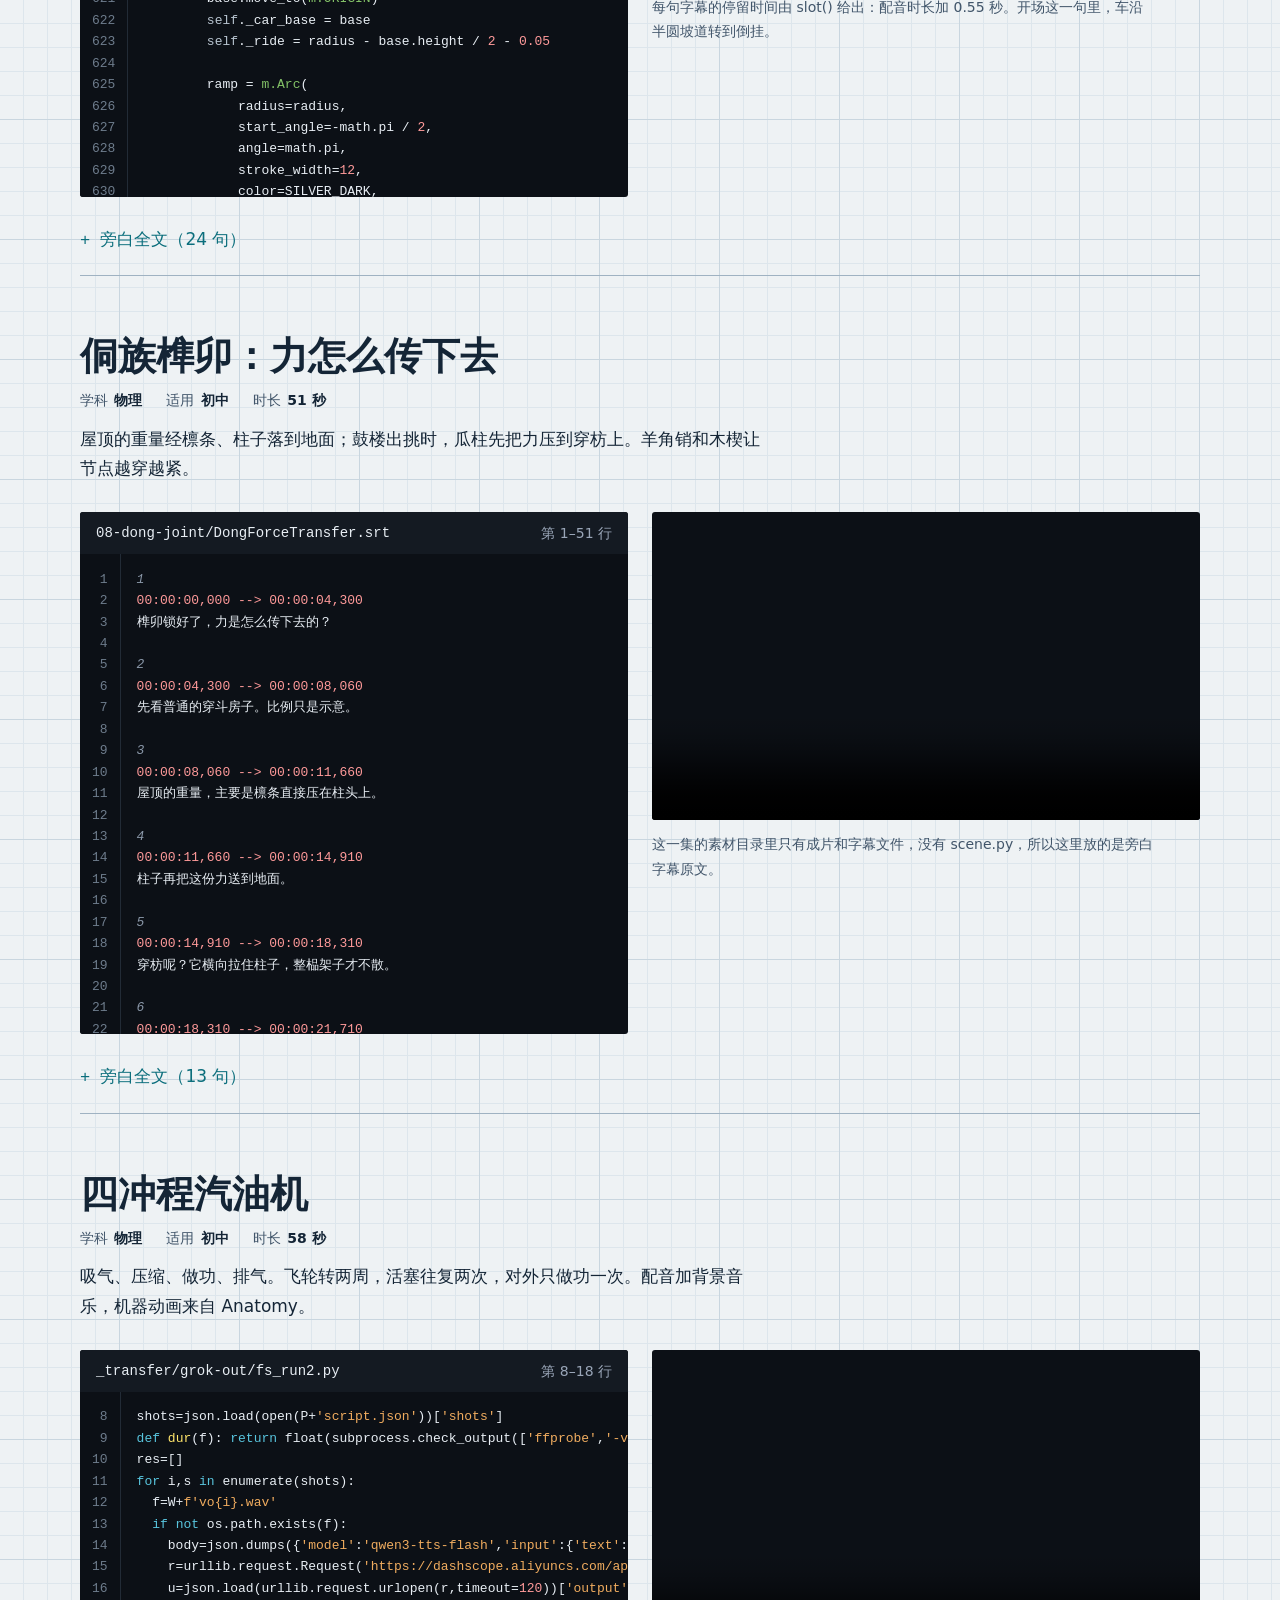
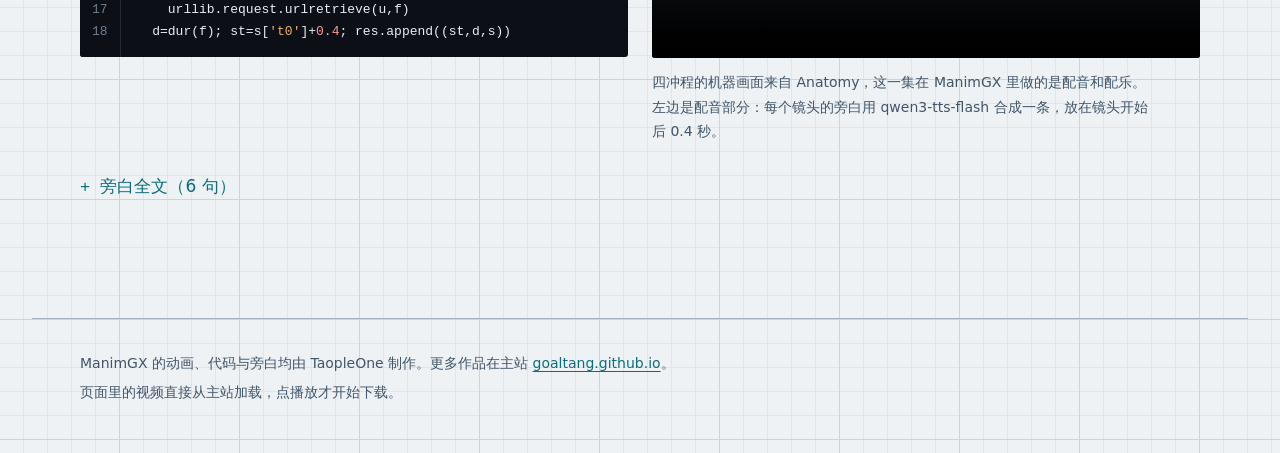
<file: works.html>
<!doctype html>
<html lang="zh-CN">
<head>
<meta charset="utf-8">
<meta name="viewport" content="width=device-width, initial-scale=1">
<title>作品 - ManimGX</title>
<meta name="description" content="ManimGX 全部作品：每一集的 Manim 场景代码片段与对应的动画视频并排对照。">
<meta name="author" content="TaopleOne">
<meta name="theme-color" content="#EEF2F4">
<link rel="canonical" href="https://goaltang.github.io/manimgx/works.html">
<meta property="og:type" content="website">
<meta property="og:title" content="作品 - ManimGX">
<meta property="og:description" content="ManimGX 全部作品：每一集的 Manim 场景代码片段与对应的动画视频并排对照。">
<meta property="og:url" content="https://goaltang.github.io/manimgx/works.html">
<meta property="og:image" content="https://goaltang.github.io/covers/definite-integral.jpg">
<link rel="icon" href="assets/favicon.svg" type="image/svg+xml">
<link rel="stylesheet" href="assets/style.css">
</head>
<body>
<a class="skip" href="#main">跳到正文</a>
<header class="site-head">
  <a class="brand" href="index.html"><svg class="mark" viewBox="0 0 32 32" aria-hidden="true" focusable="false">
  <path d="M5 27H29M5 27V3" fill="none" stroke="currentColor" stroke-width="2.2"/>
  <path d="M5 27Q17 27 27 5" fill="none" stroke="var(--gold)" stroke-width="2.6"/>
</svg><span>ManimGX</span></a>
  <nav aria-label="站内导航">
    <ul><li><a href="index.html">首页</a></li><li><a href="works.html" aria-current="page">作品</a></li><li><a href="how.html">怎么做的</a></li><li><a href="log.html">更新记录</a></li><li><a class="home-link" href="https://goaltang.github.io/">回主站</a></li></ul>
  </nav>
</header>
<main id="main">
<section class="page-intro">
  <h1>作品</h1>
  <p>按完成时间排列。每一集左边是从场景代码里截出来的一段，右边是这段代码画出来的动画。行号就是源文件里的行号。</p>
  <div class="filter" role="group" aria-label="按学科筛选"><button type="button" data-filter="all" aria-pressed="true">全部</button><button type="button" data-filter="math" aria-pressed="false">数学</button><button type="button" data-filter="physics" aria-pressed="false">物理</button><button type="button" data-filter="cs" aria-pressed="false">计算机</button></div>
  <p class="filter-status" id="filter-status" aria-live="polite">共 8 集</p>
</section>
<section class="work" id="definite-integral" data-subject="math" aria-labelledby="t-definite-integral">
  <header class="work-head">
    <h2 id="t-definite-integral">定积分：曲线下的面积</h2>
    <dl class="meta">
  <div><dt>学科</dt><dd>数学</dd></div>
  <div><dt>适用</dt><dd>大学</dd></div>
  <div><dt>时长</dt><dd>21 秒</dd></div>
</dl>
    <p class="blurb">用越来越细的矩形去逼近 y = x² 下面的面积，矩形无限细时，和就变成了定积分。</p>
  </header>
  <div class="pair">
    <figure class="code" data-lang="python">
  <figcaption><span class="code-file">DefiniteIntegralArea_scene.py</span><span class="code-range">第 57–94 行</span></figcaption>
  <div class="code-scroll" tabindex="0" role="region" aria-label="《定积分：曲线下的面积》的场景代码：DefiniteIntegralArea_scene.py 第 57–94 行">
    <pre class="code-gutter" aria-hidden="true">57
58
59
60
61
62
63
64
65
66
67
68
69
70
71
72
73
74
75
76
77
78
79
80
81
82
83
84
85
86
87
88
89
90
91
92
93
94</pre>
    <pre class="code-body"><code><span class="c"># --- 3. 矩形越切越密：4 → 16 → 64 ---</span>
tip = <span class="a">m.Text</span>(<span class="s">&quot;用矩形去估面积&quot;</span>, font_size=<span class="n">26</span>, color=<span class="a">m.TEAL</span>)
tip.next_to(head, <span class="a">m.DOWN</span>, buff=<span class="n">0.12</span>)

<span class="k">def</span> <span class="d">make_rects</span>(n: int) -&gt; <span class="a">m.VGroup</span>:
    <span class="k">return</span> axes.get_riemann_rectangles(
        curve,
        x_range=[<span class="n">0</span>, <span class="n">2</span>],
        dx=<span class="n">2</span> / n,
        input_sample_type=<span class="s">&quot;left&quot;</span>,
        stroke_width=<span class="n">1</span>,
        stroke_color=<span class="a">m.BLACK</span>,
        fill_opacity=<span class="n">0.75</span>,
        color=(<span class="a">m.BLUE</span>, <span class="a">m.GREEN</span>),
    )

n_label = <span class="a">m.Text</span>(<span class="s">&quot;分成 4 个矩形&quot;</span>, font_size=<span class="n">28</span>, color=<span class="a">m.BLUE_B</span>)
n_label.to_corner(<span class="a">m.UR</span>, buff=<span class="n">0.35</span>)

rects = make_rects(<span class="n">4</span>)
<span class="s-self">self</span>.play(<span class="a">m.FadeIn</span>(tip), <span class="a">m.FadeIn</span>(n_label), run_time=<span class="n">0.6</span>)
<span class="s-self">self</span>.play(<span class="a">m.FadeIn</span>(rects, lag_ratio=<span class="n">0.05</span>), run_time=<span class="n">1.3</span>)
<span class="s-self">self</span>.wait(<span class="n">0.6</span>)

<span class="k">for</span> n, label_text <span class="k">in</span> ((<span class="n">16</span>, <span class="s">&quot;分成 16 个矩形&quot;</span>), (<span class="n">64</span>, <span class="s">&quot;分成 64 个矩形&quot;</span>)):
    new_rects = make_rects(n)
    new_label = <span class="a">m.Text</span>(label_text, font_size=<span class="n">28</span>, color=<span class="a">m.BLUE_B</span>)
    new_label.to_corner(<span class="a">m.UR</span>, buff=<span class="n">0.35</span>)
    <span class="s-self">self</span>.play(
        <span class="a">m.FadeOut</span>(rects),
        <span class="a">m.FadeIn</span>(new_rects),
        <span class="a">m.FadeOut</span>(n_label),
        <span class="a">m.FadeIn</span>(new_label),
        run_time=<span class="n">1.2</span>,
    )
    rects = new_rects
    n_label = new_label
    <span class="s-self">self</span>.wait(<span class="n">0.4</span>)</code></pre>
  </div>
</figure>
    <figure class="film">
      <video controls preload="none" playsinline width="1920" height="1080"
    poster="https://goaltang.github.io/covers/definite-integral.jpg"
    aria-label="定积分：曲线下的面积，动画视频，21 秒">
    <source src="https://goaltang.github.io/films/definite-integral.mp4" type="video/mp4">
    你的浏览器无法播放这段视频，可以<a href="https://goaltang.github.io/films/definite-integral.mp4">直接下载 MP4</a>。
  </video>
      <figcaption>左边是场景里让矩形越切越密的一段：同一个 make_rects，n 从 4 换成 16 再换成 64。</figcaption>
    </figure>
  </div>
  
</section><section class="work" id="tcp-handshake" data-subject="cs" aria-labelledby="t-tcp-handshake">
  <header class="work-head">
    <h2 id="t-tcp-handshake">TCP 三次握手</h2>
    <dl class="meta">
  <div><dt>学科</dt><dd>计算机</dd></div>
  <div><dt>适用</dt><dd>大学</dd></div>
  <div><dt>时长</dt><dd>25 秒</dd></div>
</dl>
    <p class="blurb">SYN、SYN-ACK、ACK 三个包来回一趟，客户端和服务器各自确认对方能收也能发，连接才算建好。</p>
  </header>
  <div class="pair">
    <figure class="code" data-lang="python">
  <figcaption><span class="code-file">02-tcp-handshake/scene.py</span><span class="code-range">第 86–116 行</span></figcaption>
  <div class="code-scroll" tabindex="0" role="region" aria-label="《TCP 三次握手》的场景代码：scene.py 第 86–116 行">
    <pre class="code-gutter" aria-hidden="true">86
87
88
89
90
91
92
93
94
95
96
97
98
99
100
101
102
103
104
105
106
107
108
109
110
111
112
113
114
115
116</pre>
    <pre class="code-body"><code><span class="c"># --- 3. 第 1 次：SYN ---</span>
pkt1 = <span class="s-self">self</span>._packet(<span class="s">&quot;SYN&quot;</span>, <span class="s">&quot;seq=x&quot;</span>, <span class="a">m.YELLOW</span>)
pkt1.move_to([left_x, y_pkt, <span class="n">0</span>])

arrow1 = <span class="a">m.Arrow</span>(
    [left_x, y_link, <span class="n">0</span>],
    [right_x, y_link, <span class="n">0</span>],
    buff=<span class="n">0</span>,
    stroke_width=<span class="n">3.5</span>,
    color=<span class="a">m.YELLOW</span>,
    max_tip_length_to_length_ratio=<span class="n">0.06</span>,
)
arrow1.set_opacity(<span class="n">0.4</span>)

<span class="s-self">self</span>.play(<span class="a">m.FadeIn</span>(arrow1), <span class="a">m.FadeIn</span>(pkt1), run_time=<span class="n">0.45</span>)
<span class="s-self">self</span>.play(pkt1.animate.move_to([right_x, y_pkt, <span class="n">0</span>]), run_time=<span class="n">1.55</span>)
<span class="s-self">self</span>.play(<span class="a">m.FadeOut</span>(pkt1), run_time=<span class="n">0.3</span>)

c_state2 = cn(<span class="s">&quot;SYN_SENT&quot;</span>, font_size=<span class="n">24</span>, color=<span class="a">m.YELLOW</span>)
c_state2.next_to(client, <span class="a">m.DOWN</span>, buff=<span class="n">0.28</span>)
s_state2 = cn(<span class="s">&quot;SYN_RCVD&quot;</span>, font_size=<span class="n">24</span>, color=<span class="a">m.YELLOW</span>)
s_state2.next_to(server, <span class="a">m.DOWN</span>, buff=<span class="n">0.28</span>)
<span class="s-self">self</span>.play(
    <span class="a">m.FadeOut</span>(c_state),
    <span class="a">m.FadeIn</span>(c_state2),
    <span class="a">m.FadeOut</span>(s_state),
    <span class="a">m.FadeIn</span>(s_state2),
    run_time=<span class="n">0.65</span>,
)
c_state, s_state = c_state2, s_state2
<span class="s-self">self</span>.wait(<span class="n">1.0</span>)</code></pre>
  </div>
</figure>
    <figure class="film">
      <video controls preload="none" playsinline width="1920" height="1080"
    poster="https://goaltang.github.io/covers/tcp-handshake.jpg"
    aria-label="TCP 三次握手，动画视频，25 秒">
    <source src="https://goaltang.github.io/films/tcp-handshake.mp4" type="video/mp4">
    你的浏览器无法播放这段视频，可以<a href="https://goaltang.github.io/films/tcp-handshake.mp4">直接下载 MP4</a>。
  </video>
      <figcaption>第一次握手：SYN 包从客户端滑到服务器，两端的状态同时从 CLOSED / LISTEN 变成 SYN_SENT / SYN_RCVD。</figcaption>
    </figure>
  </div>
  
</section><section class="work" id="matrix-transform" data-subject="math" aria-labelledby="t-matrix-transform">
  <header class="work-head">
    <h2 id="t-matrix-transform">矩阵如何变换平面</h2>
    <dl class="meta">
  <div><dt>学科</dt><dd>数学</dd></div>
  <div><dt>适用</dt><dd>大学</dd></div>
  <div><dt>时长</dt><dd>26 秒</dd></div>
</dl>
    <p class="blurb">旋转、拉伸、剪切三步走，看懂矩阵的每一列就是基向量 i、j 变换后的位置。考研数学二可视化系列第 1 集。</p>
  </header>
  <div class="pair">
    <figure class="code" data-lang="python">
  <figcaption><span class="code-file">01-matrix-transform/scene.py</span><span class="code-range">第 178–213 行</span></figcaption>
  <div class="code-scroll" tabindex="0" role="region" aria-label="《矩阵如何变换平面》的场景代码：scene.py 第 178–213 行">
    <pre class="code-gutter" aria-hidden="true">178
179
180
181
182
183
184
185
186
187
188
189
190
191
192
193
194
195
196
197
198
199
200
201
202
203
204
205
206
207
208
209
210
211
212
213</pre>
    <pre class="code-body"><code><span class="c"># ------------------------------------------------------------ 变换步骤</span>
<span class="k">def</span> <span class="d">step</span>(rows, text, geometric, run_time=<span class="n">4.0</span>):
    <span class="s">&quot;&quot;&quot;几何动画 + 矩阵更新同步播放。&quot;&quot;&quot;</span>
    target_matrix = <span class="a">m.MathTex</span>(<span class="s">r&quot;M = &quot;</span> + bmatrix(rows), font_size=<span class="n">46</span>).move_to(matrix_mob)
    target_caption = <span class="a">m.Text</span>(text, font=font, font_size=<span class="n">26</span>, color=<span class="a">m.YELLOW</span>).move_to(caption)
    <span class="s-self">self</span>.play(
        geometric,
        <span class="a">m.Transform</span>(matrix_mob, target_matrix),
        <span class="a">m.Transform</span>(caption, target_caption),
        run_time=run_time,
        rate_func=<span class="a">m.smooth</span>,
    )

<span class="c"># ① 旋转 30°：刚性旋转，网格保持正方形</span>
step(
    ROTATION,
    <span class="s">&quot;① 旋转 30°&quot;</span>,
    figure.animate.rotate(ROTATION_DEGREES * <span class="a">m.DEGREES</span>, about_point=origin),
)
<span class="s-self">self</span>.wait(<span class="n">0.5</span>)

<span class="c"># ② 拉伸：沿 x 拉伸、沿 y 压缩，出现矩形格子</span>
step(
    matmul(STRETCH, ROTATION),
    <span class="s">&quot;② 拉伸 (1.6, 0.6)&quot;</span>,
    <span class="a">m.ApplyMatrix</span>(STRETCH, figure, about_point=origin),
)
<span class="s-self">self</span>.wait(<span class="n">0.5</span>)

<span class="c"># ③ 剪切：竖线保持垂直，横线倾斜</span>
step(
    matmul(SHEAR, matmul(STRETCH, ROTATION)),
    <span class="s">&quot;③ 剪切 (1, 0.9)&quot;</span>,
    <span class="a">m.ApplyMatrix</span>(SHEAR, figure, about_point=origin),
)
<span class="s-self">self</span>.wait(<span class="n">0.5</span>)</code></pre>
  </div>
</figure>
    <figure class="film">
      <video controls preload="none" playsinline width="1920" height="1080"
    poster="https://goaltang.github.io/covers/matrix-transform.jpg"
    aria-label="矩阵如何变换平面，动画视频，26 秒">
    <source src="https://goaltang.github.io/films/matrix-transform.mp4" type="video/mp4">
    你的浏览器无法播放这段视频，可以<a href="https://goaltang.github.io/films/matrix-transform.mp4">直接下载 MP4</a>。
  </video>
      <figcaption>三个变换共用一个 step()：网格的几何动画和右上角累积矩阵 M 在同一次 self.play 里同步播放。</figcaption>
    </figure>
  </div>
  
</section><section class="work" id="pythagoras" data-subject="math" aria-labelledby="t-pythagoras">
  <header class="work-head">
    <h2 id="t-pythagoras">勾股定理：拼图证明</h2>
    <dl class="meta">
  <div><dt>学科</dt><dd>数学</dd></div>
  <div><dt>适用</dt><dd>初中</dd></div>
  <div><dt>时长</dt><dd>2 分 30 秒</dd></div>
</dl>
    <p class="blurb">把四个全等直角三角形挪来挪去，空出来的面积从 c² 变成 a² + b²，不用一个公式也能看出定理为什么成立。</p>
  </header>
  <div class="pair">
    <figure class="code" data-lang="python">
  <figcaption><span class="code-file">03-pythagoras/scene.py</span><span class="code-range">第 457–469 行，第 500–519 行</span></figcaption>
  <div class="code-scroll" tabindex="0" role="region" aria-label="《勾股定理：拼图证明》的场景代码：scene.py 第 457–469 行，第 500–519 行">
    <pre class="code-gutter" aria-hidden="true">457
458
459
460
461
462
463
464
465
466
467
468
469
⋮
500
501
502
503
504
505
506
507
508
509
510
511
512
513
514
515
516
517
518
519</pre>
    <pre class="code-body"><code>center = at(PUZ_S / <span class="n">2</span>, PUZ_S / <span class="n">2</span>)
first = make_triangle(at(PUZ_S, <span class="n">0</span>), at(PUZ_S, PUZ_A), at(PUZ_A, <span class="n">0</span>))
<span class="s-self">self</span>._set_caption(<span class="s">&quot;短边 a 是青色，长边 b 是金色，斜边 c 是红色。&quot;</span>)
<span class="s-self">self</span>.play(<span class="a">m.Create</span>(first), run_time=<span class="n">1.3</span>)
<span class="s-self">self</span>.wait(<span class="n">1.4</span>)

triangles = [first]
<span class="s-self">self</span>._set_caption(<span class="s">&quot;再复制三份，每个角放一个。&quot;</span>)
<span class="k">for</span> _ <span class="k">in</span> range(<span class="n">3</span>):
    turned = triangles[-<span class="n">1</span>].copy()
    <span class="s-self">self</span>.play(<span class="a">m.Rotate</span>(turned, <span class="a">m.PI</span> / <span class="n">2</span>, about_point=center), run_time=<span class="n">0.95</span>)
    triangles.append(turned)
<span class="s-self">self</span>.wait(<span class="n">1.4</span>)

<span class="s-self">self</span>._set_header(<span class="s">&quot;平移重排&quot;</span>)
<span class="s-self">self</span>._set_caption(<span class="s">&quot;把三角形滑到新位置，不旋转，大小也不变。&quot;</span>)
<span class="s-self">self</span>.play(<span class="a">m.FadeOut</span>(c2), run_time=<span class="n">0.4</span>)
<span class="s-self">self</span>.wait(<span class="n">1.0</span>)

<span class="s-self">self</span>.remove(tilted)
region = <span class="a">m.always_redraw</span>(<span class="k">lambda</span>: blank_region(outline, triangles))
<span class="s-self">self</span>.add(region)
<span class="k">for</span> tri <span class="k">in</span> triangles:
    <span class="s-self">self</span>.add(tri)

slides = (
    (upper_left, [PUZ_A, -PUZ_B, <span class="n">0.0</span>]),
    (upper_right, [-PUZ_B, <span class="n">0.0</span>, <span class="n">0.0</span>]),
    (lower_left, [<span class="n">0.0</span>, PUZ_A, <span class="n">0.0</span>]),
)
<span class="k">for</span> moving, vector <span class="k">in</span> slides:
    <span class="s-self">self</span>.play(moving.animate.shift(vector), run_time=<span class="n">1.85</span>)
    <span class="s-self">self</span>.wait(<span class="n">0.45</span>)
</code></pre>
  </div>
</figure>
    <figure class="film">
      <video controls preload="none" playsinline width="1920" height="1080"
    poster="https://goaltang.github.io/covers/pythagoras.jpg"
    aria-label="勾股定理：拼图证明，动画视频，2 分 30 秒">
    <source src="https://goaltang.github.io/films/pythagoras.mp4" type="video/mp4">
    你的浏览器无法播放这段视频，可以<a href="https://goaltang.github.io/films/pythagoras.mp4">直接下载 MP4</a>。
  </video>
      <figcaption>四个三角形先绕中心各转 90°，再按三个固定位移平移，中间的空白从 c² 变成 a² 和 b²。</figcaption>
    </figure>
  </div>
  
</section><section class="work" id="projectile" data-subject="physics" aria-labelledby="t-projectile">
  <header class="work-head">
    <h2 id="t-projectile">平抛运动</h2>
    <dl class="meta">
  <div><dt>学科</dt><dd>物理</dd></div>
  <div><dt>适用</dt><dd>高中</dd></div>
  <div><dt>时长</dt><dd>2 分 36 秒</dd></div>
</dl>
    <p class="blurb">水平方向匀速，竖直方向自由落体，拆开看再合起来，最后带着做一道例题。</p>
  </header>
  <div class="pair">
    <figure class="code" data-lang="python">
  <figcaption><span class="code-file">05-projectile/scene.py</span><span class="code-range">第 532–560 行</span></figcaption>
  <div class="code-scroll" tabindex="0" role="region" aria-label="《平抛运动》的场景代码：scene.py 第 532–560 行">
    <pre class="code-gutter" aria-hidden="true">532
533
534
535
536
537
538
539
540
541
542
543
544
545
546
547
548
549
550
551
552
553
554
555
556
557
558
559
560</pre>
    <pre class="code-body"><code>measure_y = -<span class="n">2.52</span>
gaps = <span class="a">m.VGroup</span>()
<span class="k">for</span> a, b <span class="k">in</span> zip(xs, xs[<span class="n">1</span>:]):
    gaps.add(
        <span class="a">m.DoubleArrow</span>(
            [a, measure_y, <span class="n">0</span>],
            [b, measure_y, <span class="n">0</span>],
            buff=<span class="n">0.02</span>,
            color=CYAN,
            stroke_width=<span class="n">3.2</span>,
            max_tip_length_to_length_ratio=<span class="n">0.16</span>,
        )
    )
gaps.set_z_index(<span class="n">4</span>)
equal = chip(<span class="s-self">self</span>._words(<span class="s">&quot;间距相等&quot;</span>, size=<span class="n">26</span>, color=CYAN))
equal.next_to(gaps, <span class="a">m.RIGHT</span>, buff=<span class="n">0.16</span>)
<span class="k">if</span> equal.get_bottom()[<span class="n">1</span>] &lt; BOTTOM_LIMIT:
    equal.shift(<span class="a">m.UP</span> * (BOTTOM_LIMIT - equal.get_bottom()[<span class="n">1</span>] + <span class="n">0.02</span>))

<span class="s-self">self</span>._set_caption(<span class="s">&quot;间距都相等，说明水平方向是匀速直线运动。&quot;</span>)
<span class="s-self">self</span>.play(<span class="a">m.LaggedStart</span>(*(<span class="a">m.GrowArrow</span>(gap) <span class="k">for</span> gap <span class="k">in</span> gaps), lag_ratio=<span class="n">0.2</span>), run_time=<span class="n">1.3</span>)
<span class="s-self">self</span>.play(<span class="a">m.FadeIn</span>(equal), run_time=<span class="n">0.45</span>)
<span class="s-self">self</span>.wait(<span class="n">2.2</span>)

formula = chip(<span class="a">m.MathTex</span>(<span class="s">r&quot;x = v_0 t&quot;</span>, font_size=<span class="n">42</span>, color=CYAN))
formula.move_to([<span class="n">5.15</span>, <span class="n">1.35</span>, <span class="n">0</span>])
<span class="s-self">self</span>._set_caption(<span class="s">&quot;忽略空气阻力，水平方向不受力，所以 x = v0 t。&quot;</span>)
<span class="s-self">self</span>.play(<span class="a">m.Write</span>(formula), run_time=<span class="n">1.0</span>)
<span class="s-self">self</span>.wait(<span class="n">2.4</span>)</code></pre>
  </div>
</figure>
    <figure class="film">
      <video controls preload="none" playsinline width="1920" height="1080"
    poster="https://goaltang.github.io/covers/projectile.jpg"
    aria-label="平抛运动，动画视频，2 分 36 秒">
    <source src="https://goaltang.github.io/films/projectile.mp4" type="video/mp4">
    你的浏览器无法播放这段视频，可以<a href="https://goaltang.github.io/films/projectile.mp4">直接下载 MP4</a>。
  </video>
      <figcaption>把每个残影投到地面，用一排双箭头量出水平间距，间距相等，于是写出 x = v₀t。</figcaption>
    </figure>
  </div>
  
</section><section class="work" id="roadster" data-subject="physics" aria-labelledby="t-roadster">
  <header class="work-head">
    <h2 id="t-roadster">倒挂的车为什么不掉</h2>
    <dl class="meta">
  <div><dt>学科</dt><dd>物理</dd></div>
  <div><dt>适用</dt><dd>初中</dd></div>
  <div><dt>时长</dt><dd>1 分 56 秒</dd></div>
</dl>
    <p class="blurb">车底的风扇抽走空气，大气压把车按在路面上；冷气推进器往外喷气调整姿态。用压强和摩擦力讲 Roadster 的原理，有配音。</p>
  </header>
  <div class="pair">
    <figure class="code" data-lang="python">
  <figcaption><span class="code-file">07-roadster/scene_principle.py</span><span class="code-range">第 106–108 行，第 613–649 行</span></figcaption>
  <div class="code-scroll" tabindex="0" role="region" aria-label="《倒挂的车为什么不掉》的场景代码：scene_principle.py 第 106–108 行，第 613–649 行">
    <pre class="code-gutter" aria-hidden="true">106
107
108
⋮
613
614
615
616
617
618
619
620
621
622
623
624
625
626
627
628
629
630
631
632
633
634
635
636
637
638
639
640
641
642
643
644
645
646
647
648
649</pre>
    <pre class="code-body"><code><span class="k">def</span> <span class="d">slot</span>(index: int) -&gt; float:
    <span class="s">&quot;&quot;&quot;第 index 句字幕的停留时间：配音时长 + 0.55 秒余量。&quot;&quot;&quot;</span>
    <span class="k">return</span> DURATIONS[index] + <span class="n">0.55</span>

    <span class="c"># ----------------------------------------------------------------- 0 开场</span>
    <span class="k">def</span> <span class="d">_open</span>(<span class="s-self">self</span>) -&gt; <span class="k">None</span>:
        <span class="c"># slot 4.07：动画 0.42+0.55+0.30+1.50+0.35 = 3.12</span>
        <span class="s-self">self</span>._say(<span class="n">0</span>, <span class="a">m.Text</span>(CAPTIONS[<span class="n">0</span>], font=<span class="s-self">self</span>.font, font_size=<span class="n">28</span>, color=<span class="a">m.WHITE</span>), <span class="s">&quot;为什么不会掉&quot;</span>)
        cx, cy = <span class="s-self">self</span>.RAMP_C
        radius = <span class="s-self">self</span>.RAMP_R
        ground_y = cy - radius
        base = make_roadster(<span class="n">1.5</span>)
        base.move_to(<span class="a">m.ORIGIN</span>)
        <span class="s-self">self</span>._car_base = base
        <span class="s-self">self</span>._ride = radius - base.height / <span class="n">2</span> - <span class="n">0.05</span>

        ramp = <span class="a">m.Arc</span>(
            radius=radius,
            start_angle=-math.pi / <span class="n">2</span>,
            angle=math.pi,
            stroke_width=<span class="n">12</span>,
            color=SILVER_DARK,
        )
        ramp.move_arc_center_to([cx, cy, <span class="n">0</span>])
        ground = <span class="s-self">self</span>._road(ground_y, -<span class="n">6.9</span>, cx, width=<span class="n">8</span>)
        car = <span class="s-self">self</span>._car_on_ramp(-math.pi / <span class="n">2</span> + <span class="n">0.03</span>)
        mark = chip(<span class="s-self">self</span>._txt(<span class="s">&quot;？&quot;</span>, size=<span class="n">58</span>, color=FORCE))
        mark.move_to([<span class="n">2.9</span>, <span class="n">1.5</span>, <span class="n">0</span>])
        note = <span class="s-self">self</span>._label(<span class="s">&quot;半圆坡道（示意）&quot;</span>, <span class="n">22</span>, MUTED)
        note.move_to([<span class="n">2.9</span>, -<span class="n">1.9</span>, <span class="n">0</span>])

        <span class="s-self">self</span>._anim(<span class="a">m.Create</span>(ramp), <span class="a">m.FadeIn</span>(ground), run_time=<span class="n">0.55</span>)
        <span class="s-self">self</span>._anim(<span class="a">m.FadeIn</span>(car), run_time=<span class="n">0.30</span>)
        <span class="s-self">self</span>._anim(
            <span class="a">m.Rotate</span>(car, angle=math.pi - <span class="n">0.03</span>, about_point=[cx, cy, <span class="n">0</span>]),
            run_time=<span class="n">1.50</span>,
            rate_func=<span class="a">m.smooth</span>,
        )
        <span class="s-self">self</span>._anim(<span class="a">m.FadeIn</span>(mark), <span class="a">m.FadeIn</span>(note), run_time=<span class="n">0.35</span>)
        <span class="s-self">self</span>._keep(ramp, ground, car, mark, note, focus=car)
        <span class="s-self">self</span>._end_scene()</code></pre>
  </div>
</figure>
    <figure class="film">
      <video controls preload="none" playsinline width="1920" height="1080"
    poster="https://goaltang.github.io/covers/roadster.jpg"
    aria-label="倒挂的车为什么不掉，动画视频，1 分 56 秒">
    <source src="https://goaltang.github.io/films/roadster.mp4" type="video/mp4">
    你的浏览器无法播放这段视频，可以<a href="https://goaltang.github.io/films/roadster.mp4">直接下载 MP4</a>。
  </video>
      <figcaption>每句字幕的停留时间由 slot() 给出：配音时长加 0.55 秒。开场这一句里，车沿半圆坡道转到倒挂。</figcaption>
    </figure>
  </div>
  <details class="transcript">
      <summary>旁白全文（24 句）</summary>
      <ol><li>一辆车倒挂在坡道上，为什么不会掉下来？</li><li>答案其实就在车底，那里装着一台风扇。</li><li>风扇周围围着一圈密封裙，把车底封起来。</li><li>风扇一转，就把车底和路面之间的空气抽走。</li><li>空气一走，车底就变成一块低压区。</li><li>你可以把它当成一个大吸盘，死死吸在路面上。</li><li>车底是低压，车顶却还是正常的大气压。</li><li>上面往下压，下面往上吸，车就被按在路面上。</li><li>他们说，这套吸附力最高大概有 2G，差不多是车重的两倍。</li><li>倒挂的时候，就靠这股吸力跟重力较劲。</li><li>吸力比车重还大就不会掉，2G 本来就大于 1G。</li><li>这股吸力还把轮胎按在路面上，压得越紧摩擦力越大。</li><li>就像你拿抹布压着桌面，越用力压，越难拖得动。</li><li>所以车贴着弧形坡道往上爬，一路都不打滑。</li><li>到了垂直的地方，轮胎也一样抓得住。</li><li>赛车靠下压力过弯，其实也是同一个道理。</li><li>坡道这里只是示意，重点是车底这套吸附。</li><li>它得一直供电、一直抽风，才一直有效。</li><li>风扇一停，这股吸力也就没了。</li><li>车上还装着一套冷气推进器，专门往外喷气。</li><li>高压空气从喷管里冲出去，气往后喷，车就往前推。</li><li>它只喷压缩空气，不烧燃料，跟火箭不一样。</li><li>它帮着出点推力、调整姿态，比如离开坡道、翻转、缓降。</li><li>说到底，就是风扇把车按在路面，冷气帮它摆正姿态。</li></ol>
    </details>
</section><section class="work" id="dong-force" data-subject="physics" aria-labelledby="t-dong-force">
  <header class="work-head">
    <h2 id="t-dong-force">侗族榫卯：力怎么传下去</h2>
    <dl class="meta">
  <div><dt>学科</dt><dd>物理</dd></div>
  <div><dt>适用</dt><dd>初中</dd></div>
  <div><dt>时长</dt><dd>51 秒</dd></div>
</dl>
    <p class="blurb">屋顶的重量经檩条、柱子落到地面；鼓楼出挑时，瓜柱先把力压到穿枋上。羊角销和木楔让节点越穿越紧。</p>
  </header>
  <div class="pair">
    <figure class="code" data-lang="srt">
  <figcaption><span class="code-file">08-dong-joint/DongForceTransfer.srt</span><span class="code-range">第 1–51 行</span></figcaption>
  <div class="code-scroll" tabindex="0" role="region" aria-label="《侗族榫卯：力怎么传下去》的旁白字幕：DongForceTransfer.srt 第 1–51 行">
    <pre class="code-gutter" aria-hidden="true">1
2
3
4
5
6
7
8
9
10
11
12
13
14
15
16
17
18
19
20
21
22
23
24
25
26
27
28
29
30
31
32
33
34
35
36
37
38
39
40
41
42
43
44
45
46
47
48
49
50
51</pre>
    <pre class="code-body"><code><span class="c">1</span>
<span class="n">00:00:00,000 --&gt; 00:00:04,300</span>
榫卯锁好了，力是怎么传下去的？

<span class="c">2</span>
<span class="n">00:00:04,300 --&gt; 00:00:08,060</span>
先看普通的穿斗房子。比例只是示意。

<span class="c">3</span>
<span class="n">00:00:08,060 --&gt; 00:00:11,660</span>
屋顶的重量，主要是檩条直接压在柱头上。

<span class="c">4</span>
<span class="n">00:00:11,660 --&gt; 00:00:14,910</span>
柱子再把这份力送到地面。

<span class="c">5</span>
<span class="n">00:00:14,910 --&gt; 00:00:18,310</span>
穿枋呢？它横向拉住柱子，整榀架子才不散。

<span class="c">6</span>
<span class="n">00:00:18,310 --&gt; 00:00:21,710</span>
它不是主要往下传力的那根。

<span class="c">7</span>
<span class="n">00:00:21,710 --&gt; 00:00:25,410</span>
鼓楼出挑，就不一样了。

<span class="c">8</span>
<span class="n">00:00:25,410 --&gt; 00:00:30,810</span>
瓜柱立在穿枋上，重量先压到枋上，再由枋传给主承柱。

<span class="c">9</span>
<span class="n">00:00:30,810 --&gt; 00:00:36,260</span>
节点怎么不松？羊角销从上面插进去，榫头就拔不出来。

<span class="c">10</span>
<span class="n">00:00:36,260 --&gt; 00:00:39,710</span>
木楔塞进缝里，把空隙挤满，节点就不晃。

<span class="c">11</span>
<span class="n">00:00:39,710 --&gt; 00:00:42,860</span>
销子锁住，木楔塞紧。

<span class="c">12</span>
<span class="n">00:00:42,860 --&gt; 00:00:47,410</span>
还有一招：卯口进口大、出口小，枋越往里穿，卡得越紧。

<span class="c">13</span>
<span class="n">00:00:47,410 --&gt; 00:00:51,400</span>
这叫越穿越紧。说的是卯口，不是销和楔。</code></pre>
  </div>
</figure>
    <figure class="film">
      <video controls preload="none" playsinline width="1920" height="1080"
    poster="https://goaltang.github.io/covers/dong-force.jpg"
    aria-label="侗族榫卯：力怎么传下去，动画视频，51 秒">
    <source src="https://goaltang.github.io/films/dong-force.mp4" type="video/mp4">
    你的浏览器无法播放这段视频，可以<a href="https://goaltang.github.io/films/dong-force.mp4">直接下载 MP4</a>。
  </video>
      <figcaption>这一集的素材目录里只有成片和字幕文件，没有 scene.py，所以这里放的是旁白字幕原文。</figcaption>
    </figure>
  </div>
  <details class="transcript">
      <summary>旁白全文（13 句）</summary>
      <ol><li>榫卯锁好了，力是怎么传下去的？</li><li>先看普通的穿斗房子。比例只是示意。</li><li>屋顶的重量，主要是檩条直接压在柱头上。</li><li>柱子再把这份力送到地面。</li><li>穿枋呢？它横向拉住柱子，整榀架子才不散。</li><li>它不是主要往下传力的那根。</li><li>鼓楼出挑，就不一样了。</li><li>瓜柱立在穿枋上，重量先压到枋上，再由枋传给主承柱。</li><li>节点怎么不松？羊角销从上面插进去，榫头就拔不出来。</li><li>木楔塞进缝里，把空隙挤满，节点就不晃。</li><li>销子锁住，木楔塞紧。</li><li>还有一招：卯口进口大、出口小，枋越往里穿，卡得越紧。</li><li>这叫越穿越紧。说的是卯口，不是销和楔。</li></ol>
    </details>
</section><section class="work" id="four-stroke" data-subject="physics" aria-labelledby="t-four-stroke">
  <header class="work-head">
    <h2 id="t-four-stroke">四冲程汽油机</h2>
    <dl class="meta">
  <div><dt>学科</dt><dd>物理</dd></div>
  <div><dt>适用</dt><dd>初中</dd></div>
  <div><dt>时长</dt><dd>58 秒</dd></div>
</dl>
    <p class="blurb">吸气、压缩、做功、排气。飞轮转两周，活塞往复两次，对外只做功一次。配音加背景音乐，机器动画来自 Anatomy。</p>
  </header>
  <div class="pair">
    <figure class="code" data-lang="python">
  <figcaption><span class="code-file">_transfer/grok-out/fs_run2.py</span><span class="code-range">第 8–18 行</span></figcaption>
  <div class="code-scroll" tabindex="0" role="region" aria-label="《四冲程汽油机》的场景代码：fs_run2.py 第 8–18 行">
    <pre class="code-gutter" aria-hidden="true">8
9
10
11
12
13
14
15
16
17
18</pre>
    <pre class="code-body"><code>shots=json.load(open(P+<span class="s">&#x27;script.json&#x27;</span>))[<span class="s">&#x27;shots&#x27;</span>]
<span class="k">def</span> <span class="d">dur</span>(f): <span class="k">return</span> float(subprocess.check_output([<span class="s">&#x27;ffprobe&#x27;</span>,<span class="s">&#x27;-v&#x27;</span>,<span class="s">&#x27;error&#x27;</span>,<span class="s">&#x27;-show_entries&#x27;</span>,<span class="s">&#x27;format=duration&#x27;</span>,<span class="s">&#x27;-of&#x27;</span>,<span class="s">&#x27;csv=p=0&#x27;</span>,f]))
res=[]
<span class="k">for</span> i,s <span class="k">in</span> enumerate(shots):
  f=W+<span class="s">f&#x27;vo{i}.wav&#x27;</span>
  <span class="k">if</span> <span class="k">not</span> os.path.exists(f):
    body=json.dumps({<span class="s">&#x27;model&#x27;</span>:<span class="s">&#x27;qwen3-tts-flash&#x27;</span>,<span class="s">&#x27;input&#x27;</span>:{<span class="s">&#x27;text&#x27;</span>:s[<span class="s">&#x27;vo&#x27;</span>],<span class="s">&#x27;voice&#x27;</span>:<span class="s">&#x27;Serena&#x27;</span>,<span class="s">&#x27;language_type&#x27;</span>:<span class="s">&#x27;Chinese&#x27;</span>}}).encode()
    r=urllib.request.Request(<span class="s">&#x27;https://dashscope.aliyuncs.com/api/v1/services/aigc/multimodal-generation/generation&#x27;</span>,body,{<span class="s">&#x27;Authorization&#x27;</span>:<span class="s">&#x27;Bearer &#x27;</span>+key,<span class="s">&#x27;Content-Type&#x27;</span>:<span class="s">&#x27;application/json&#x27;</span>})
    u=json.load(urllib.request.urlopen(r,timeout=<span class="n">120</span>))[<span class="s">&#x27;output&#x27;</span>][<span class="s">&#x27;audio&#x27;</span>][<span class="s">&#x27;url&#x27;</span>]
    urllib.request.urlretrieve(u,f)
  d=dur(f); st=s[<span class="s">&#x27;t0&#x27;</span>]+<span class="n">0.4</span>; res.append((st,d,s))</code></pre>
  </div>
</figure>
    <figure class="film">
      <video controls preload="none" playsinline width="1920" height="1080"
    poster="https://goaltang.github.io/covers/four-stroke.jpg"
    aria-label="四冲程汽油机，动画视频，58 秒">
    <source src="https://goaltang.github.io/films/four-stroke.mp4" type="video/mp4">
    你的浏览器无法播放这段视频，可以<a href="https://goaltang.github.io/films/four-stroke.mp4">直接下载 MP4</a>。
  </video>
      <figcaption>四冲程的机器画面来自 Anatomy，这一集在 ManimGX 里做的是配音和配乐。左边是配音部分：每个镜头的旁白用 qwen3-tts-flash 合成一条，放在镜头开始后 0.4 秒。</figcaption>
    </figure>
  </div>
  <details class="transcript">
      <summary>旁白全文（6 句）</summary>
      <ol><li>单缸四冲程汽油机。气缸剖开四分之一，露出活塞、连杆、曲轴和两个气门。</li><li>吸气冲程：进气门打开，活塞下行，汽油与空气的混合气被吸入气缸。</li><li>压缩冲程：两个气门都关闭，活塞上行压缩混合气，机械能转化为内能。</li><li>做功冲程：火花塞点火，燃气迅速膨胀推动活塞下行，内能转化为机械能。</li><li>排气冲程：排气门打开，活塞上行，把废气经排气管排出气缸。</li><li>一个工作循环：飞轮转两周，活塞往复两次，对外做功一次。其余三个冲程靠飞轮惯性完成。</li></ol>
    </details>
</section>
</main>
<footer class="site-foot">
  <p>ManimGX 的动画、代码与旁白均由 TaopleOne 制作。更多作品在主站 <a href="https://goaltang.github.io/">goaltang.github.io</a>。</p>
  <p class="foot-small">页面里的视频直接从主站加载，点播放才开始下载。</p>
</footer>
<script src="assets/site.js" defer></script>
</body>
</html>
</file>
<file: assets/style.css>
/* ManimGX —— 坐标纸做底，代码和视频是钉在纸上的两块屏幕。只用系统字体。 */

:root {
  --paper: #eef2f4;
  --grid: #dde6ec;
  --grid-major: #c9d6df;
  --ink: #142536;
  --ink-2: #41556a;
  --rule: #9fb2c2;
  --teal: #0b6e7c;
  --gold: #9a5f00;
  --red: #b3263e;
  --screen: #0c1016;
  --screen-bar: #141a22;
  --screen-ink: #e8eef4;
  --screen-muted: #9aa6b8;

  --serif: "Songti SC", "STSong", "Noto Serif CJK SC", "Noto Serif SC", "Source Han Serif SC", "SimSun", serif;
  --sans: system-ui, -apple-system, "PingFang SC", "Hiragino Sans GB", "Microsoft YaHei", "Noto Sans CJK SC", sans-serif;
  --mono: ui-monospace, "SFMono-Regular", "Cascadia Mono", Consolas, "Noto Sans Mono CJK SC", monospace;
  --math: "Cambria Math", Cambria, "STIX Two Text", "Times New Roman", serif;

  --step--1: 0.875rem;
  --step-0: 1.0625rem;
  --step-1: 1.3125rem;
  --step-2: 1.75rem;
  --step-3: 2.375rem;

  --pad: clamp(1rem, 4vw, 3rem);
  --max: 76rem;
}

*, *::before, *::after { box-sizing: border-box; }

html { -webkit-text-size-adjust: 100%; }

body {
  margin: 0;
  color: var(--ink);
  font: 400 var(--step-0)/1.75 var(--sans);
  background-color: var(--paper);
  background-image:
    linear-gradient(var(--grid-major) 1px, transparent 1px),
    linear-gradient(90deg, var(--grid-major) 1px, transparent 1px),
    linear-gradient(var(--grid) 1px, transparent 1px),
    linear-gradient(90deg, var(--grid) 1px, transparent 1px);
  background-size: 120px 120px, 120px 120px, 24px 24px, 24px 24px;
  background-position: -1px -1px;
}

img, video, svg { display: block; max-width: 100%; }

a { color: var(--teal); text-decoration-thickness: 1px; text-underline-offset: 0.2em; }
a:hover { text-decoration-thickness: 2px; }

:focus-visible { outline: 3px solid var(--teal); outline-offset: 2px; }

code { font-family: var(--mono); font-size: 0.9em; }
.prose code, .work-head code {
  padding: 0 0.25em;
  background: rgba(20, 37, 54, 0.07);
  border-radius: 2px;
  overflow-wrap: anywhere;
}

h1, h2, h3 { font-family: var(--serif); font-weight: 700; line-height: 1.3; margin: 0; }

.skip {
  position: absolute;
  left: 1rem;
  top: -4rem;
  z-index: 10;
  padding: 0.5rem 1rem;
  background: var(--ink);
  color: var(--paper);
}
.skip:focus { top: 1rem; }

/* ------------------------------------------------------------------ 页头页脚 */
.site-head {
  max-width: var(--max);
  margin: 0 auto;
  padding: 1.25rem var(--pad);
  display: flex;
  flex-wrap: wrap;
  align-items: center;
  justify-content: space-between;
  gap: 0.75rem 2rem;
}

.brand {
  display: inline-flex;
  align-items: center;
  gap: 0.5rem;
  color: var(--ink);
  text-decoration: none;
  font: italic 400 1.5rem/1 var(--math);
}
.brand .mark { width: 1.75rem; height: 1.75rem; }

.site-head ul {
  list-style: none;
  margin: 0;
  padding: 0;
  display: flex;
  flex-wrap: wrap;
  gap: 0.25rem 1.5rem;
}
.site-head nav a {
  display: inline-block;
  padding: 0.35rem 0;
  color: var(--ink-2);
  text-decoration: none;
  border-bottom: 2px solid transparent;
}
.site-head nav a:hover { color: var(--ink); border-bottom-color: var(--rule); }
.site-head nav a[aria-current="page"] { color: var(--ink); border-bottom-color: var(--gold); }
.site-head nav .home-link { color: var(--teal); }

main { max-width: var(--max); margin: 0 auto; padding: 0 var(--pad); }

.site-foot {
  max-width: var(--max);
  margin: 6rem auto 0;
  padding: 2rem var(--pad) 3rem;
  border-top: 1px solid var(--rule);
  color: var(--ink-2);
  font-size: var(--step--1);
}
.site-foot p { margin: 0 0 0.25rem; }
.foot-small { color: var(--ink-2); }

/* ------------------------------------------------------------------ 首页 */
.hero {
  display: grid;
  grid-template-columns: minmax(0, 5fr) minmax(0, 7fr);
  gap: 2rem 4rem;
  align-items: center;
  padding: 3rem 0 4.5rem;
}

.hero h1 {
  font: italic 400 clamp(3.5rem, 8vw, 6.5rem)/0.95 var(--math);
  letter-spacing: -0.01em;
  margin-bottom: 1.5rem;
}
.lede {
  font-family: var(--serif);
  font-size: var(--step-2);
  line-height: 1.45;
  margin: 0 0 1rem;
}
.hero-text > p { max-width: 30em; }
.hero-links { display: flex; flex-wrap: wrap; align-items: center; gap: 1rem 1.5rem; margin-top: 2rem; }

.btn {
  display: inline-block;
  padding: 0.6rem 1.25rem;
  background: var(--ink);
  color: var(--paper);
  text-decoration: none;
  border-radius: 2px;
}
.btn:hover { background: var(--teal); }

.plot { margin: 0; }
.plot svg { width: 100%; height: auto; overflow: visible; }
.plot svg text { font-family: var(--math); fill: var(--ink); }
.plot svg .cjk { font-family: var(--sans); }

.plot-code {
  list-style: none;
  margin: 1rem 0 0;
  padding: 0.25rem 0;
  font-family: var(--mono);
  font-size: var(--step--1);
  line-height: 1.6;
  border-top: 1px solid var(--rule);
  border-bottom: 1px solid var(--rule);
}
.plot-code li {
  display: flex;
  gap: 1rem;
  padding: 0.15rem 0.75rem;
  border-left: 3px solid transparent;
  color: var(--ink-2);
  white-space: nowrap;
  overflow: hidden;
  text-overflow: ellipsis;
}
.plot-code .ln { color: var(--rule); min-width: 2.5ch; text-align: right; }
.plot-code li.on { border-left-color: var(--gold); color: var(--ink); background: rgba(154, 95, 0, 0.08); }
.plot-code code { font-size: 1em; }
.plot-code .k { color: var(--teal); }
.plot-code .s { color: var(--gold); }
.plot-code .n { color: var(--red); }
.plot-code .a { color: var(--teal); }

.plot-note { color: var(--ink-2); font-size: var(--step--1); margin: 0.75rem 0 0; }
.replay {
  margin-left: 0.75rem;
  font: inherit;
  color: var(--teal);
  background: none;
  border: 1px solid var(--teal);
  border-radius: 2px;
  padding: 0.1rem 0.6rem;
  cursor: pointer;
}
.replay:hover { background: var(--teal); color: var(--paper); }

.about, .featured { padding: 3rem 0; }
.about h2, .featured h2 { font-size: var(--step-3); margin-bottom: 1.5rem; }

.about-cols {
  display: grid;
  grid-template-columns: minmax(0, 3fr) minmax(0, 2fr);
  gap: 2rem 4rem;
  align-items: start;
}
.prose { max-width: 36em; }
.prose p { margin: 0 0 1rem; }

/* 像课本里的数值表：只有横线 */
.facts { margin: 0.25rem 0 0; border-top: 2px solid var(--ink); border-bottom: 2px solid var(--ink); }
.facts div {
  display: grid;
  grid-template-columns: 6.5em 1fr;
  gap: 1rem;
  padding: 0.6rem 0;
  border-bottom: 1px solid var(--rule);
}
.facts div:last-child { border-bottom: 0; }
.facts dt { color: var(--ink-2); }
.facts dd { margin: 0; }

.plates {
  display: grid;
  grid-template-columns: minmax(0, 1fr) minmax(0, 1fr);
  gap: 3rem 3rem;
}
.plate { margin: 0; }
.plate-0 {
  grid-column: 1 / -1;
  display: grid;
  grid-template-columns: minmax(0, 7fr) minmax(0, 4fr);
  gap: 1rem 2.5rem;
  align-items: end;
}
.plate-0 .plate-text { padding-top: 0; padding-bottom: 0.25rem; }
.plate-img { display: block; border: 1px solid var(--ink); background: var(--screen); }
.plate-img img { width: 100%; height: auto; aspect-ratio: 16 / 9; object-fit: cover; }
.plate-img:hover { outline: 2px solid var(--gold); outline-offset: 3px; }
.plate-text { padding-top: 0.9rem; }
.plate h3 { font-size: var(--step-1); }
.plate-0 h3 { font-size: var(--step-3); }
.plate h3 a { color: var(--ink); text-decoration: none; }
.plate h3 a:hover { text-decoration: underline; }
.plate p { margin: 0.5rem 0 0; max-width: 36em; color: var(--ink-2); }
.more { margin-top: 2.5rem; }

/* 学科 / 适用 / 时长 */
.meta {
  display: flex;
  flex-wrap: wrap;
  gap: 0.25rem 1.5rem;
  margin: 0.4rem 0 0;
  font-size: var(--step--1);
}
.meta div { display: flex; gap: 0.4rem; }
.meta dt { color: var(--ink-2); }
.meta dd { margin: 0; font-weight: 600; }

/* ------------------------------------------------------------------ 内页 */
.page-intro { padding: 3rem 0 2rem; }
.page-intro h1 { font-size: clamp(2.5rem, 6vw, 3.75rem); margin-bottom: 1rem; }
.page-intro p { max-width: 36em; margin: 0 0 1rem; color: var(--ink-2); }

.filter { display: inline-flex; flex-wrap: wrap; margin-top: 0.5rem; border: 1px solid var(--ink); border-radius: 2px; }
.filter button {
  font: inherit;
  font-size: var(--step--1);
  padding: 0.45rem 1.1rem;
  min-height: 2.5rem;
  color: var(--ink);
  background: var(--paper);
  border: 0;
  border-right: 1px solid var(--ink);
  cursor: pointer;
}
.filter button:last-child { border-right: 0; }
.filter button:hover { background: #e2e9ee; }
.filter button[aria-pressed="true"] { background: var(--ink); color: var(--paper); }
.filter-status { font-size: var(--step--1); }

.work {
  padding: 3.5rem 0 1rem;
  border-top: 1px solid var(--rule);
  scroll-margin-top: 1rem;
}
.work[hidden] { display: none; }
.work-head h2 { font-size: var(--step-3); }
.blurb { max-width: 40em; margin: 0.75rem 0 1.75rem; }

.pair {
  display: grid;
  grid-template-columns: minmax(0, 1fr) minmax(0, 1fr);
  gap: 1.5rem;
  align-items: start;
}

/* 代码面板：和视频同一种深色，像两块并排的屏幕 */
.code {
  margin: 0;
  background: var(--screen);
  color: var(--screen-ink);
  border-radius: 3px;
  overflow: hidden;
  min-width: 0;
}
.code figcaption {
  display: flex;
  flex-wrap: wrap;
  justify-content: space-between;
  gap: 0.25rem 1rem;
  padding: 0.55rem 1rem;
  background: var(--screen-bar);
  color: var(--screen-muted);
  font-size: var(--step--1);
}
.code-file { font-family: var(--mono); color: var(--screen-ink); overflow-wrap: anywhere; }
.code-scroll {
  display: flex;
  max-height: 30rem;
  overflow: auto;
  font: 0.8125rem/1.65 var(--mono);
  scrollbar-color: #3a4656 var(--screen);
}
.code-scroll:focus-visible { outline: 3px solid #ffe56b; outline-offset: -3px; }
.code pre { margin: 0; padding: 0.9rem 0; }
.code-gutter {
  position: sticky;
  left: 0;
  flex: none;
  padding-left: 0.75rem !important;
  padding-right: 0.75rem !important;
  text-align: right;
  color: #6e7c8c;
  background: var(--screen);
  user-select: none;
  border-right: 1px solid #222b36;
}
.code-body { padding-left: 1rem !important; padding-right: 1.25rem !important; }
.code-body code { font-size: 1em; }
.code .k { color: #58c4dd; }
.code .s { color: #f0ac5f; }
.code .c { color: #8a97a8; font-style: italic; }
.code .n { color: #ff9a9a; }
.code .a { color: #83c167; }
.code .d { color: #ffe56b; }
.code .s-self { color: #b8c4d0; }
.code + .code { margin-top: 1.25rem; }

.film { margin: 0; min-width: 0; }
.film video {
  width: 100%;
  height: auto;
  aspect-ratio: 16 / 9;
  background: var(--screen);
  border-radius: 3px;
}
.film figcaption { margin-top: 0.75rem; color: var(--ink-2); font-size: var(--step--1); max-width: 36em; }

.transcript { margin-top: 1.5rem; max-width: 52em; }
.transcript summary {
  display: inline-block;
  cursor: pointer;
  color: var(--teal);
  padding: 0.25rem 0;
}
.transcript summary::-webkit-details-marker { display: none; }
.transcript summary::before { content: "+ "; font-family: var(--mono); }
.transcript[open] summary::before { content: "− "; }
.transcript ol { margin: 0.75rem 0 0; padding-left: 2em; columns: 2 22em; column-gap: 3rem; }
.transcript li { break-inside: avoid; margin-bottom: 0.35rem; }

/* ------------------------------------------------------------------ 怎么做的 */
/* 每一步是轨迹上的一个点，竖线是轨迹本身 */
.steps { list-style: none; margin: 1rem 0 0; padding: 0; }
.step {
  position: relative;
  padding: 0 0 3.5rem 2.75rem;
  border-left: 2px dashed var(--teal);
  margin-left: 0.6rem;
}
.step:last-child { border-left-color: transparent; }
.step::before {
  content: "";
  position: absolute;
  left: -0.7rem;
  top: 0.35rem;
  width: 1.2rem;
  height: 1.2rem;
  border-radius: 50%;
  background: var(--teal);
  box-shadow: 0 0 0 4px var(--paper);
}
.step h2 { font-size: var(--step-2); margin-bottom: 1rem; }
.step-body {
  display: grid;
  grid-template-columns: minmax(0, 5fr) minmax(0, 6fr);
  gap: 1.25rem 3rem;
  align-items: start;
}
.codes { display: grid; gap: 1.25rem; min-width: 0; }
.codes .code + .code { margin-top: 0; }

/* ------------------------------------------------------------------ 更新记录 */
.log { list-style: none; margin: 0; padding: 0; max-width: 52rem; border-top: 2px solid var(--ink); }
.day {
  display: grid;
  grid-template-columns: 9rem minmax(0, 1fr);
  gap: 0.5rem 2rem;
  padding: 1.25rem 0;
  border-bottom: 1px solid var(--rule);
}
.day h2 { font-size: var(--step-1); }
.day ul { list-style: none; margin: 0; padding: 0; }
.day li { margin-bottom: 0.6rem; }
.day li:last-child { margin-bottom: 0; }
.day li a { font-weight: 600; margin-right: 0.6rem; }
.day li span { color: var(--ink-2); }
.day li.plain span { color: var(--ink); }

/* ------------------------------------------------------------------ 窄屏 */
@media (max-width: 960px) {
  .hero, .about-cols, .pair, .step-body { grid-template-columns: minmax(0, 1fr); }
  .hero { padding-top: 1.5rem; }
  .plates, .plate-0 { grid-template-columns: minmax(0, 1fr); }
}

@media (max-width: 560px) {
  body { background-size: 96px 96px, 96px 96px, 24px 24px, 24px 24px; }
  .site-head ul { gap: 0.25rem 1rem; }
  .day { grid-template-columns: minmax(0, 1fr); }
  .step { padding-left: 1.75rem; }
  .code-scroll { font-size: 0.75rem; }
}

@media (prefers-reduced-motion: reduce) {
  *, *::before, *::after { transition: none !important; animation: none !important; scroll-behavior: auto !important; }
}
</file>
